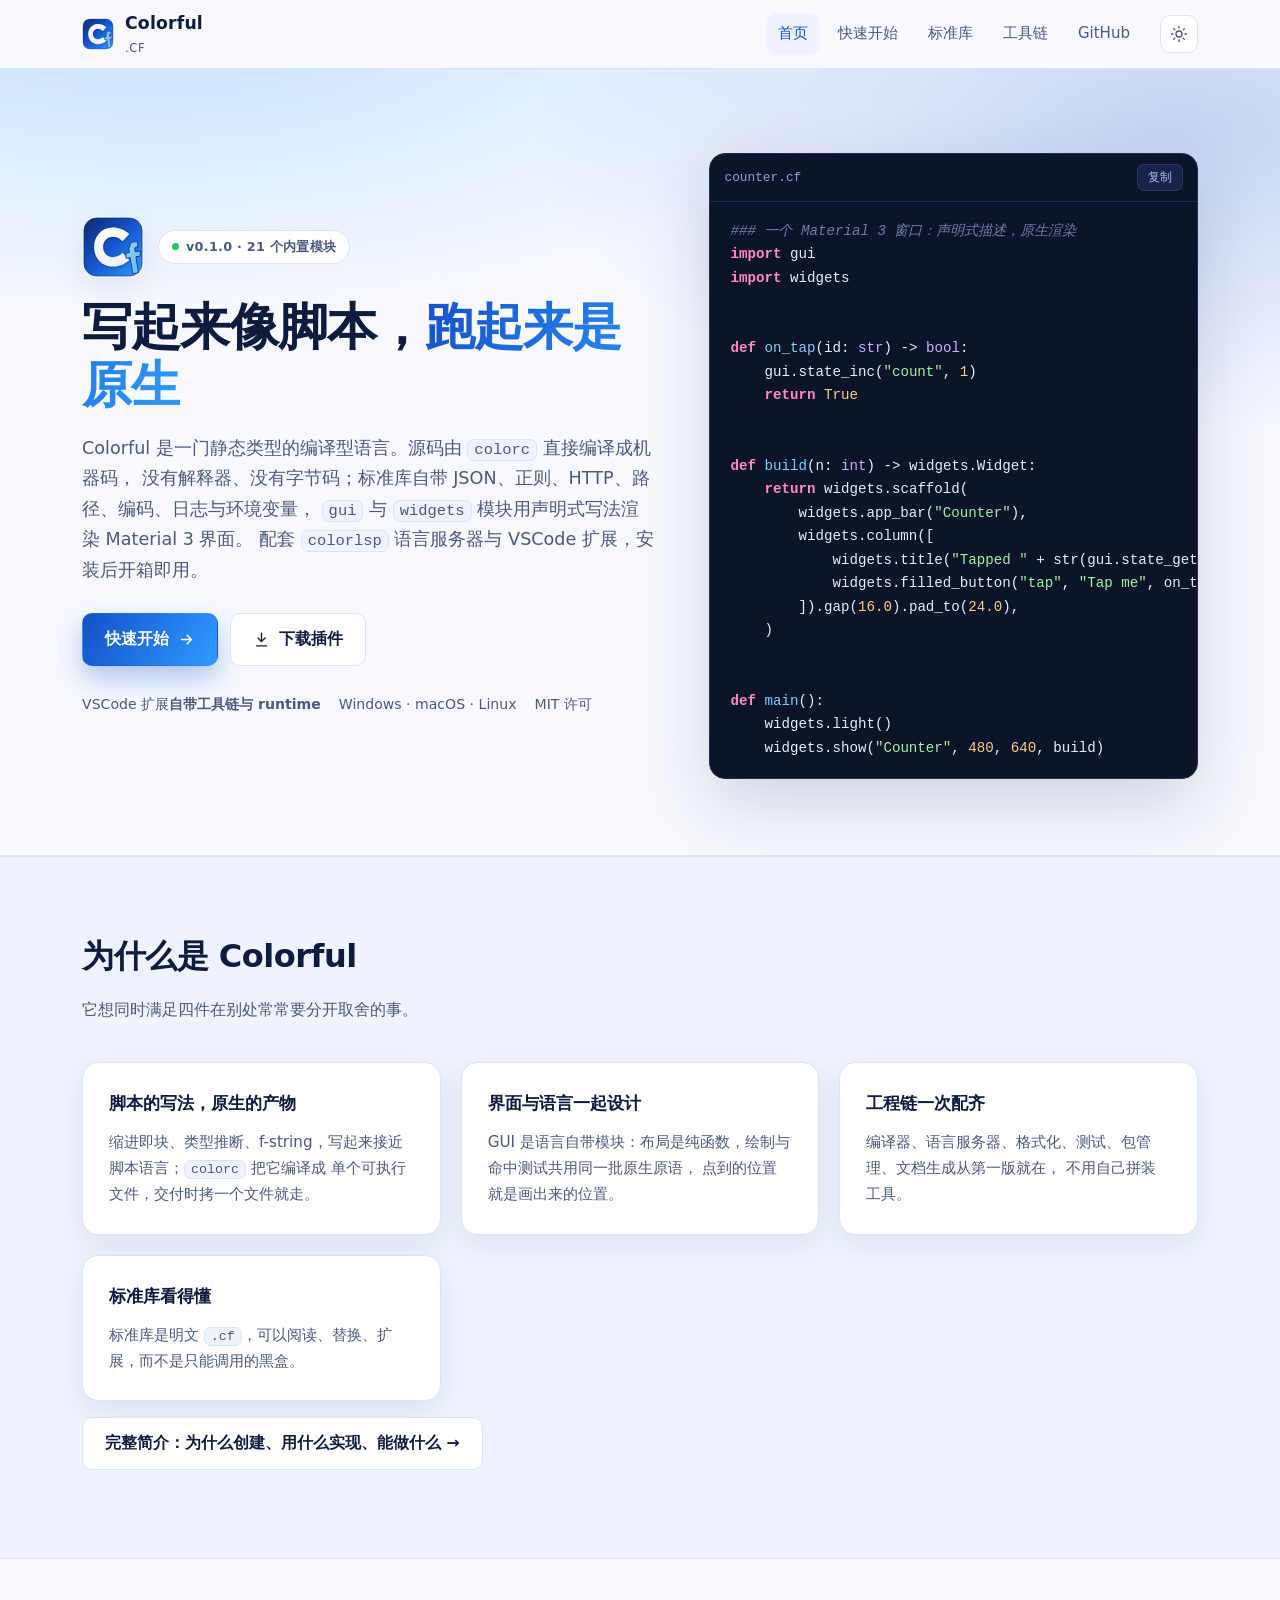
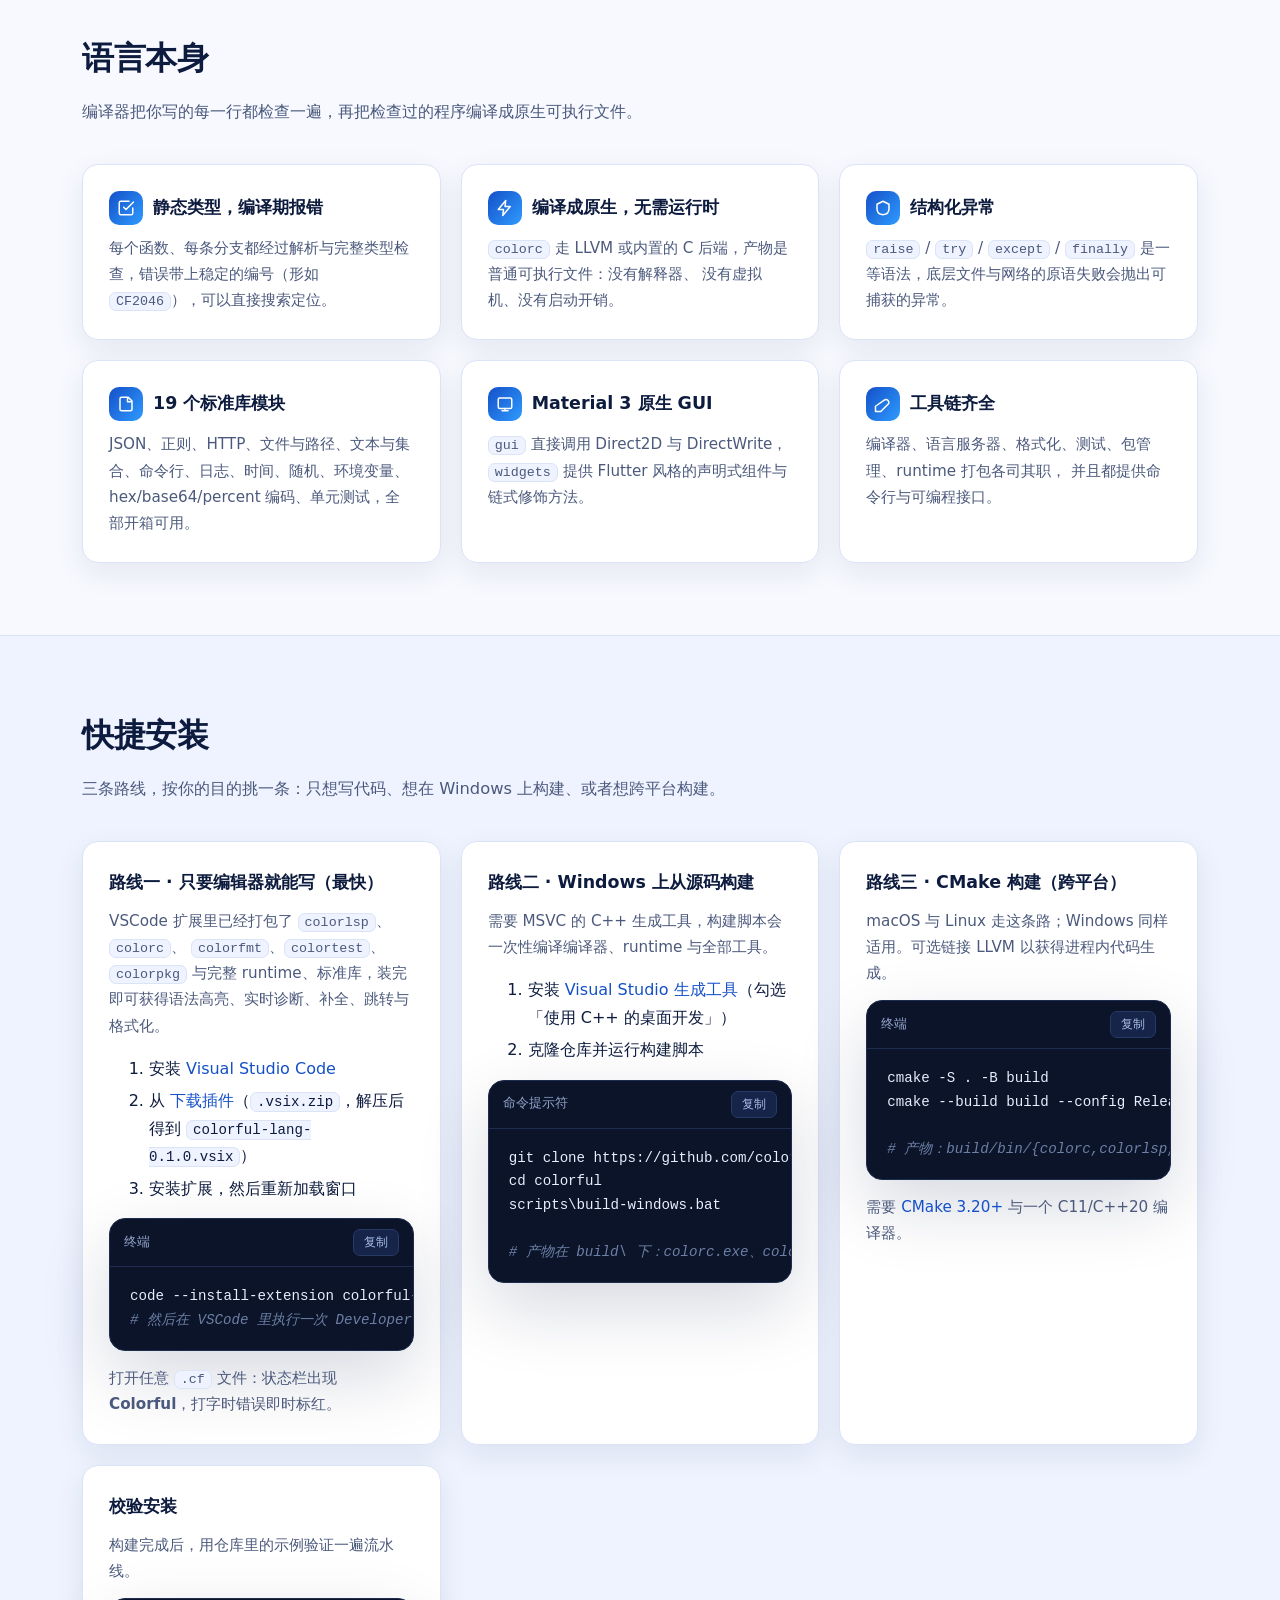
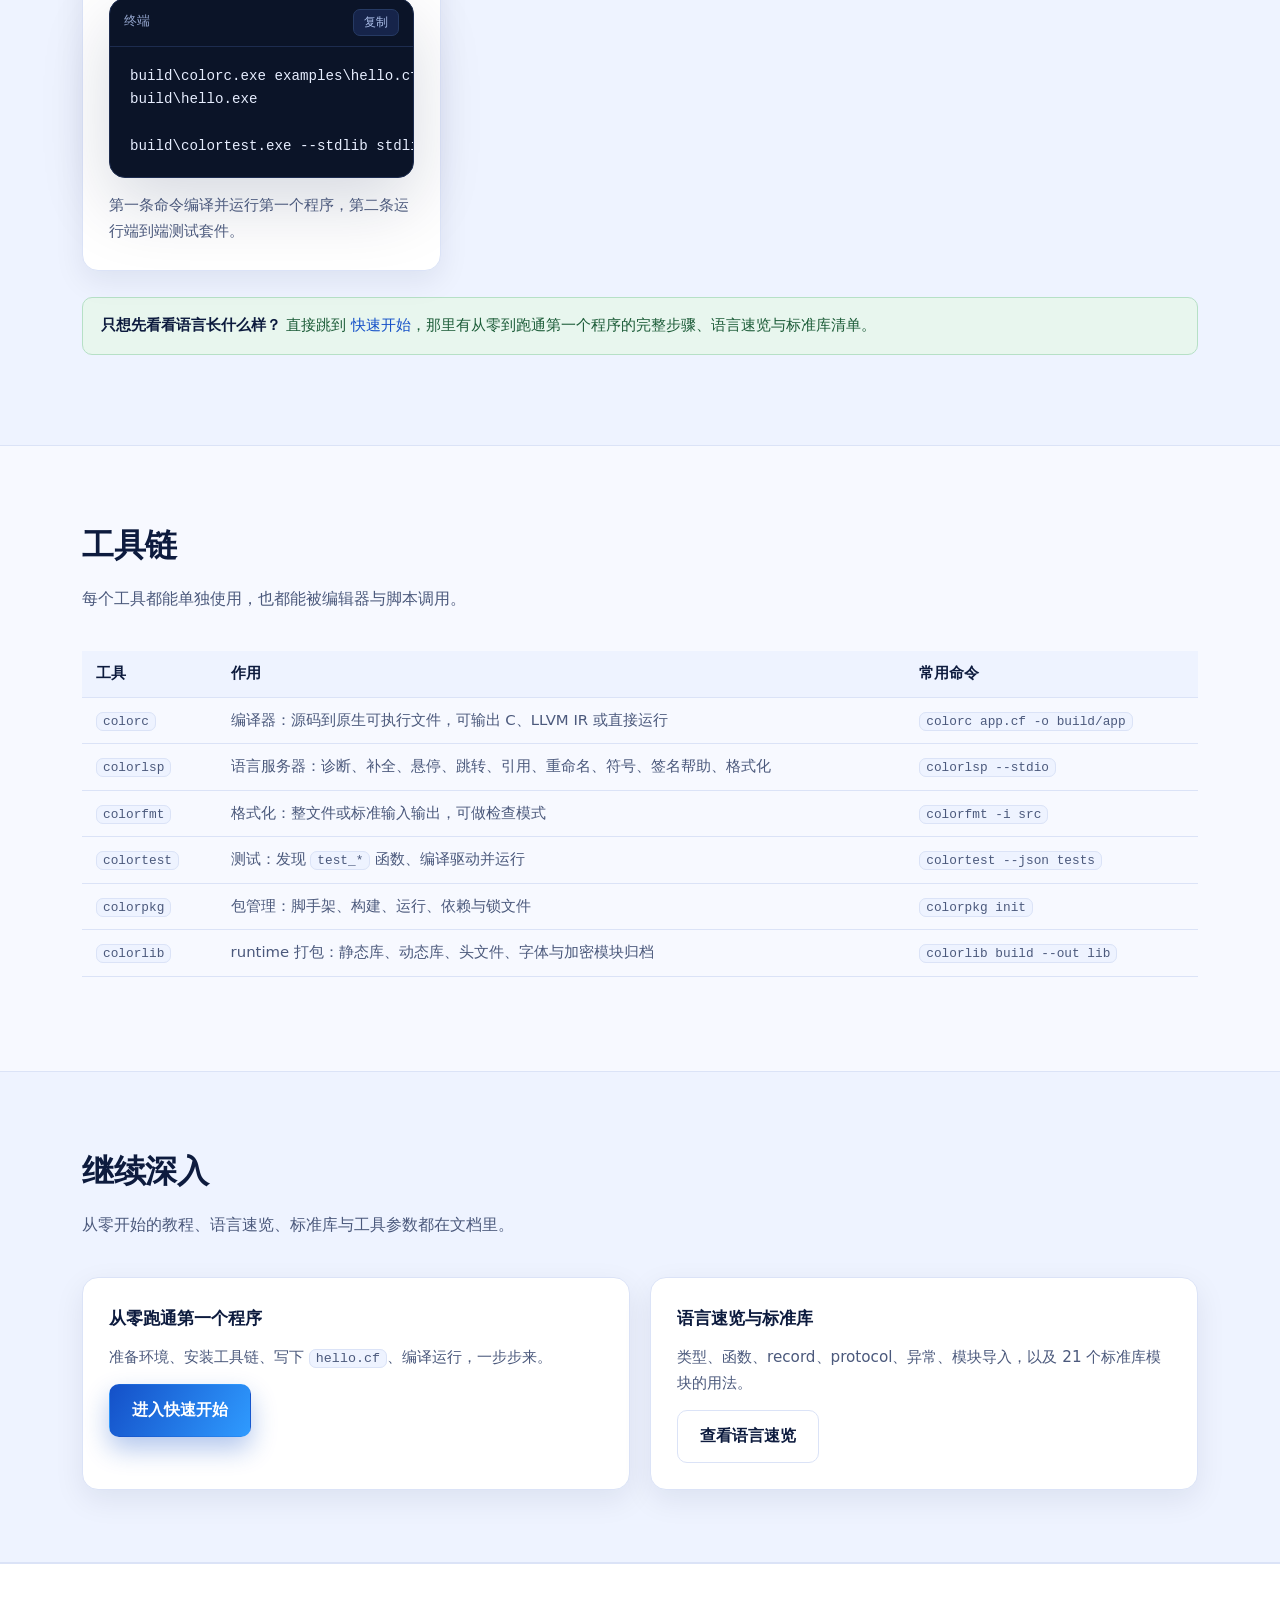
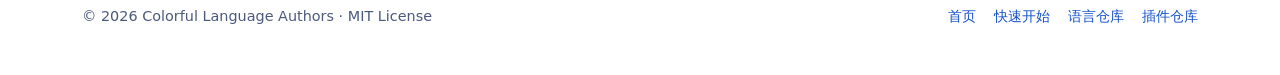
<file: index.html>
<!doctype html>
<html lang="zh-CN" data-theme="light">
  <head>
    <meta charset="utf-8" />
    <meta name="viewport" content="width=device-width, initial-scale=1" />
    <title>Colorful 语言 — 静态类型、AOT 编译到原生、自带 Material 3 GUI</title>
    <meta
      name="description"
      content="Colorful 是一门静态类型的编译型语言：源码编译为原生机器码，内置 21 个模块（19 个标准库模块 + gui/widgets），gui 与 widgets 用声明式写法直接渲染 Material 3 界面。附带 colorc、colorlsp、colorfmt、colortest、colorpkg 完整工具链与 VSCode 支持。"
    />
    <meta name="theme-color" content="#1450c8" />
    <link rel="icon" type="image/svg+xml" href="assets/img/colorful.svg" />
    <link rel="apple-touch-icon" href="assets/img/colorful.png" />
    <link rel="stylesheet" href="assets/css/style.css" />
    <script>
      // Set the theme before first paint so the page never flashes.
      try {
        var stored = localStorage.getItem('colorful-theme');
        var dark = window.matchMedia('(prefers-color-scheme: dark)').matches;
        document.documentElement.setAttribute('data-theme', stored || (dark ? 'dark' : 'light'));
      } catch (error) {
        /* keep the default */
      }
    </script>
  </head>
  <body>
    <header class="site-header">
      <div class="wrap">
        <a class="brand" href="index.html">
          <img src="assets/img/colorful.svg" alt="Colorful 标志" width="32" height="32" />
          <span>
            Colorful
            <small>.cf</small>
          </span>
        </a>
        <nav class="nav" data-nav>
          <a href="index.html" class="active">首页</a>
          <a href="docs.html">快速开始</a>
          <a href="docs.html#stdlib">标准库</a>
          <a href="docs.html#tools">工具链</a>
          <a href="https://github.com/colorful-lang/colorful" target="_blank" rel="noreferrer">GitHub</a>
        </nav>
        <button class="icon-btn" type="button" data-theme-toggle aria-label="切换主题">
          <svg viewBox="0 0 24 24" fill="none" stroke="currentColor" stroke-width="1.8" stroke-linecap="round" stroke-linejoin="round" aria-hidden="true">
            <circle cx="12" cy="12" r="4" />
            <path d="M12 2v2M12 20v2M2 12h2M20 12h2M5 5l1.5 1.5M17.5 17.5L19 19M19 5l-1.5 1.5M6.5 17.5L5 19" />
          </svg>
        </button>
        <button class="icon-btn menu-btn" type="button" data-menu-toggle aria-expanded="false" aria-label="打开菜单">
          <svg viewBox="0 0 24 24" fill="none" stroke="currentColor" stroke-width="1.9" stroke-linecap="round" aria-hidden="true">
            <path d="M4 7h16M4 12h16M4 17h16" />
          </svg>
        </button>
      </div>
    </header>

    <main>
      <section class="hero">
        <div class="wrap">
          <div>
            <div class="hero-logo">
              <img src="assets/img/colorful.svg" alt="Colorful 标志" width="62" height="62" />
              <span class="pill"><span class="dot"></span> v0.1.0 · 21 个内置模块</span>
            </div>
            <h1>写起来像脚本，<span class="grad">跑起来是原生</span></h1>
            <p class="lead">
              Colorful 是一门静态类型的编译型语言。源码由 <code>colorc</code> 直接编译成机器码，
              没有解释器、没有字节码；标准库自带 JSON、正则、HTTP、路径、编码、日志与环境变量，
              <code>gui</code> 与 <code>widgets</code> 模块用声明式写法渲染 Material 3 界面。
              配套 <code>colorlsp</code> 语言服务器与 VSCode 扩展，安装后开箱即用。
            </p>
            <div class="hero-actions">
              <a class="btn btn-primary" href="docs.html">
                快速开始
                <svg viewBox="0 0 24 24" fill="none" stroke="currentColor" stroke-width="2" stroke-linecap="round" stroke-linejoin="round" aria-hidden="true">
                  <path d="M5 12h14M13 6l6 6-6 6" />
                </svg>
              </a>
              <a class="btn btn-ghost" href="https://github.com/colorful-lang/colorful/releases/download/v0.0.1/colorful-lang-0.1.0.vsix.zip" target="_blank" rel="noreferrer">
                <svg viewBox="0 0 24 24" fill="none" stroke="currentColor" stroke-width="1.9" stroke-linecap="round" stroke-linejoin="round" aria-hidden="true">
                  <path d="M12 3v12M7 10l5 5 5-5M5 21h14" />
                </svg>
                下载插件
              </a>
            </div>
            <div class="hero-meta">
              <span>VSCode 扩展<strong>自带工具链与 runtime</strong></span>
              <span>Windows · macOS · Linux</span>
              <span>MIT 许可</span>
            </div>
          </div>

          <div class="code">
            <div class="code-head"><span class="name">counter.cf</span></div>
            <pre><code><span class="tok-c">### 一个 Material 3 窗口：声明式描述，原生渲染</span>
<span class="tok-k">import</span> gui
<span class="tok-k">import</span> widgets


<span class="tok-k">def</span> <span class="tok-f">on_tap</span>(id: <span class="tok-t">str</span>) -> <span class="tok-t">bool</span>:
    gui.state_inc(<span class="tok-s">"count"</span>, <span class="tok-n">1</span>)
    <span class="tok-k">return</span> <span class="tok-n">True</span>


<span class="tok-k">def</span> <span class="tok-f">build</span>(n: <span class="tok-t">int</span>) -> widgets.Widget:
    <span class="tok-k">return</span> widgets.scaffold(
        widgets.app_bar(<span class="tok-s">"Counter"</span>),
        widgets.column([
            widgets.title(<span class="tok-s">"Tapped "</span> + str(gui.state_get(<span class="tok-s">"count"</span>)) + <span class="tok-s">" times"</span>),
            widgets.filled_button(<span class="tok-s">"tap"</span>, <span class="tok-s">"Tap me"</span>, on_tap),
        ]).gap(<span class="tok-n">16.0</span>).pad_to(<span class="tok-n">24.0</span>),
    )


<span class="tok-k">def</span> <span class="tok-f">main</span>():
    widgets.light()
    widgets.show(<span class="tok-s">"Counter"</span>, <span class="tok-n">480</span>, <span class="tok-n">640</span>, build)
</code></pre>
          </div>
        </div>
      </section>

      <section class="section soft" id="about">
        <div class="wrap">
          <div class="section-head">
            <h2>为什么是 Colorful</h2>
            <p>它想同时满足四件在别处常常要分开取舍的事。</p>
          </div>
          <div class="grid cols-2">
            <article class="card">
              <h3>脚本的写法，原生的产物</h3>
              <p>
                缩进即块、类型推断、f-string，写起来接近脚本语言；<code>colorc</code> 把它编译成
                单个可执行文件，交付时拷一个文件就走。
              </p>
            </article>

            <article class="card">
              <h3>界面与语言一起设计</h3>
              <p>
                GUI 是语言自带模块：布局是纯函数，绘制与命中测试共用同一批原生原语，
                点到的位置就是画出来的位置。
              </p>
            </article>

            <article class="card">
              <h3>工程链一次配齐</h3>
              <p>
                编译器、语言服务器、格式化、测试、包管理、文档生成从第一版就在，
                不用自己拼装工具。
              </p>
            </article>

            <article class="card">
              <h3>标准库看得懂</h3>
              <p>
                标准库是明文 <code>.cf</code>，可以阅读、替换、扩展，而不是只能调用的黑盒。
              </p>
            </article>
          </div>
          <p>
            <a class="btn btn-ghost" href="docs.html#about">完整简介：为什么创建、用什么实现、能做什么 →</a>
          </p>
        </div>
      </section>

      <section class="section" id="features">
        <div class="wrap">
          <div class="section-head">
            <h2>语言本身</h2>
            <p>编译器把你写的每一行都检查一遍，再把检查过的程序编译成原生可执行文件。</p>
          </div>
          <div class="grid cols-3">
            <article class="card">
              <h3>
                <span class="card-icon" aria-hidden="true">
                  <svg viewBox="0 0 24 24" fill="none" stroke="currentColor" stroke-width="2" stroke-linecap="round" stroke-linejoin="round">
                    <path d="M9 11l3 3L22 4M21 12v7a2 2 0 0 1-2 2H5a2 2 0 0 1-2-2V5a2 2 0 0 1 2-2h11" />
                  </svg>
                </span>
                静态类型，编译期报错
              </h3>
              <p>
                每个函数、每条分支都经过解析与完整类型检查，错误带上稳定的编号（形如
                <code>CF2046</code>），可以直接搜索定位。
              </p>
            </article>

            <article class="card">
              <h3>
                <span class="card-icon" aria-hidden="true">
                  <svg viewBox="0 0 24 24" fill="none" stroke="currentColor" stroke-width="2" stroke-linecap="round" stroke-linejoin="round">
                    <path d="M13 2L3 14h7l-1 8 10-12h-7l1-8z" />
                  </svg>
                </span>
                编译成原生，无需运行时
              </h3>
              <p>
                <code>colorc</code> 走 LLVM 或内置的 C 后端，产物是普通可执行文件：没有解释器、
                没有虚拟机、没有启动开销。
              </p>
            </article>

            <article class="card">
              <h3>
                <span class="card-icon" aria-hidden="true">
                  <svg viewBox="0 0 24 24" fill="none" stroke="currentColor" stroke-width="2" stroke-linecap="round" stroke-linejoin="round">
                    <path d="M12 3l8 4v6c0 5-3.4 7.6-8 8-4.6-.4-8-3-8-8V7l8-4z" />
                  </svg>
                </span>
                结构化异常
              </h3>
              <p>
                <code>raise</code> / <code>try</code> / <code>except</code> /
                <code>finally</code> 是一等语法，底层文件与网络的原语失败会抛出可捕获的异常。
              </p>
            </article>

            <article class="card">
              <h3>
                <span class="card-icon" aria-hidden="true">
                  <svg viewBox="0 0 24 24" fill="none" stroke="currentColor" stroke-width="2" stroke-linecap="round" stroke-linejoin="round">
                    <path d="M4 19V5a2 2 0 0 1 2-2h9l5 5v11a2 2 0 0 1-2 2H6a2 2 0 0 1-2-2zM14 3v6h6" />
                  </svg>
                </span>
                19 个标准库模块
              </h3>
              <p>
                JSON、正则、HTTP、文件与路径、文本与集合、命令行、日志、时间、随机、环境变量、
                hex/base64/percent 编码、单元测试，全部开箱可用。
              </p>
            </article>

            <article class="card">
              <h3>
                <span class="card-icon" aria-hidden="true">
                  <svg viewBox="0 0 24 24" fill="none" stroke="currentColor" stroke-width="2" stroke-linecap="round" stroke-linejoin="round">
                    <rect x="3" y="4" width="18" height="14" rx="2" />
                    <path d="M8 21h8M12 18v3" />
                  </svg>
                </span>
                Material 3 原生 GUI
              </h3>
              <p>
                <code>gui</code> 直接调用 Direct2D 与 DirectWrite，
                <code>widgets</code> 提供 Flutter 风格的声明式组件与链式修饰方法。
              </p>
            </article>

            <article class="card">
              <h3>
                <span class="card-icon" aria-hidden="true">
                  <svg viewBox="0 0 24 24" fill="none" stroke="currentColor" stroke-width="2" stroke-linecap="round" stroke-linejoin="round">
                    <path d="M14.7 6.3a4 4 0 0 1 5 5L9 22H2v-7L14.7 6.3z" />
                  </svg>
                </span>
                工具链齐全
              </h3>
              <p>
                编译器、语言服务器、格式化、测试、包管理、runtime 打包各司其职，
                并且都提供命令行与可编程接口。
              </p>
            </article>
          </div>
        </div>
      </section>

      <section class="section soft" id="install">
        <div class="wrap">
          <div class="section-head">
            <h2>快捷安装</h2>
            <p>三条路线，按你的目的挑一条：只想写代码、想在 Windows 上构建、或者想跨平台构建。</p>
          </div>

          <div class="grid cols-2">
            <article class="card">
              <h3>路线一 · 只要编辑器就能写（最快）</h3>
              <p>
                VSCode 扩展里已经打包了 <code>colorlsp</code>、<code>colorc</code>、
                <code>colorfmt</code>、<code>colortest</code>、<code>colorpkg</code>
                与完整 runtime、标准库，装完即可获得语法高亮、实时诊断、补全、跳转与格式化。
              </p>
              <ol>
                <li>安装 <a href="https://code.visualstudio.com/" target="_blank" rel="noreferrer">Visual Studio Code</a></li>
                <li>从 <a href="https://github.com/colorful-lang/colorful/releases/download/v0.0.1/colorful-lang-0.1.0.vsix.zip" target="_blank" rel="noreferrer">下载插件</a>（<code>.vsix.zip</code>，解压后得到 <code>colorful-lang-0.1.0.vsix</code>）</li>
                <li>安装扩展，然后重新加载窗口</li>
              </ol>
              <div class="code" style="margin-top: 16px">
                <div class="code-head"><span class="name">终端</span></div>
                <pre><code>code --install-extension colorful-lang-0.1.0.vsix --force
<span class="tok-c"># 然后在 VSCode 里执行一次 Developer: Reload Window</span>
</code></pre>
              </div>
              <p style="margin-top: 14px">
                打开任意 <code>.cf</code> 文件：状态栏出现 <strong>Colorful</strong>，打字时错误即时标红。
              </p>
            </article>

            <article class="card">
              <h3>路线二 · Windows 上从源码构建</h3>
              <p>需要 MSVC 的 C++ 生成工具，构建脚本会一次性编译编译器、runtime 与全部工具。</p>
              <ol>
                <li>安装 <a href="https://visualstudio.microsoft.com/visual-cpp-build-tools/" target="_blank" rel="noreferrer">Visual Studio 生成工具</a>（勾选「使用 C++ 的桌面开发」）</li>
                <li>克隆仓库并运行构建脚本</li>
              </ol>
              <div class="code" style="margin-top: 16px">
                <div class="code-head"><span class="name">命令提示符</span></div>
                <pre><code>git clone https://github.com/colorful-lang/colorful.git
cd colorful
scripts\build-windows.bat

<span class="tok-c"># 产物在 build\ 下：colorc.exe、colorlsp.exe、colorfmt.exe ...</span>
</code></pre>
              </div>
            </article>

            <article class="card">
              <h3>路线三 · CMake 构建（跨平台）</h3>
              <p>macOS 与 Linux 走这条路；Windows 同样适用。可选链接 LLVM 以获得进程内代码生成。</p>
              <div class="code" style="margin-top: 14px">
                <div class="code-head"><span class="name">终端</span></div>
                <pre><code>cmake -S . -B build
cmake --build build --config Release

<span class="tok-c"># 产物：build/bin/{colorc,colorlsp,colorfmt,colortest,colorpkg}</span>
</code></pre>
              </div>
              <p style="margin-top: 14px">
                需要 <a href="https://cmake.org/download/" target="_blank" rel="noreferrer">CMake 3.20+</a>
                与一个 C11/C++20 编译器。
              </p>
            </article>

            <article class="card">
              <h3>校验安装</h3>
              <p>构建完成后，用仓库里的示例验证一遍流水线。</p>
              <div class="code" style="margin-top: 14px">
                <div class="code-head"><span class="name">终端</span></div>
                <pre><code>build\colorc.exe examples\hello.cf -o build\hello.exe
build\hello.exe

build\colortest.exe --stdlib stdlib tests\e2e\test_core.cf
</code></pre>
              </div>
              <p style="margin-top: 14px">
                第一条命令编译并运行第一个程序，第二条运行端到端测试套件。
              </p>
            </article>
          </div>

          <div class="callout ok" style="margin-top: 26px">
            <strong>只想先看看语言长什么样？</strong>
            直接跳到 <a href="docs.html">快速开始</a>，那里有从零到跑通第一个程序的完整步骤、语言速览与标准库清单。
          </div>
        </div>
      </section>

      <section class="section" id="tools">
        <div class="wrap">
          <div class="section-head">
            <h2>工具链</h2>
            <p>每个工具都能单独使用，也都能被编辑器与脚本调用。</p>
          </div>
          <div class="table-scroll">
            <table>
              <thead>
                <tr>
                  <th>工具</th>
                  <th>作用</th>
                  <th>常用命令</th>
                </tr>
              </thead>
              <tbody>
                <tr>
                  <td><code>colorc</code></td>
                  <td>编译器：源码到原生可执行文件，可输出 C、LLVM IR 或直接运行</td>
                  <td><code>colorc app.cf -o build/app</code></td>
                </tr>
                <tr>
                  <td><code>colorlsp</code></td>
                  <td>语言服务器：诊断、补全、悬停、跳转、引用、重命名、符号、签名帮助、格式化</td>
                  <td><code>colorlsp --stdio</code></td>
                </tr>
                <tr>
                  <td><code>colorfmt</code></td>
                  <td>格式化：整文件或标准输入输出，可做检查模式</td>
                  <td><code>colorfmt -i src</code></td>
                </tr>
                <tr>
                  <td><code>colortest</code></td>
                  <td>测试：发现 <code>test_*</code> 函数、编译驱动并运行</td>
                  <td><code>colortest --json tests</code></td>
                </tr>
                <tr>
                  <td><code>colorpkg</code></td>
                  <td>包管理：脚手架、构建、运行、依赖与锁文件</td>
                  <td><code>colorpkg init</code></td>
                </tr>
                <tr>
                  <td><code>colorlib</code></td>
                  <td>runtime 打包：静态库、动态库、头文件、字体与加密模块归档</td>
                  <td><code>colorlib build --out lib</code></td>
                </tr>
              </tbody>
            </table>
          </div>
        </div>
      </section>

      <section class="section soft" id="next">
        <div class="wrap">
          <div class="section-head">
            <h2>继续深入</h2>
            <p>从零开始的教程、语言速览、标准库与工具参数都在文档里。</p>
          </div>
          <div class="grid cols-2">
            <article class="card">
              <h3>从零跑通第一个程序</h3>
              <p>准备环境、安装工具链、写下 <code>hello.cf</code>、编译运行，一步步来。</p>
              <p style="margin-top: 14px"><a class="btn btn-primary" href="docs.html#start">进入快速开始</a></p>
            </article>
            <article class="card">
              <h3>语言速览与标准库</h3>
              <p>类型、函数、record、protocol、异常、模块导入，以及 21 个标准库模块的用法。</p>
              <p style="margin-top: 14px"><a class="btn btn-ghost" href="docs.html#language">查看语言速览</a></p>
            </article>
          </div>
        </div>
      </section>
    </main>

    <footer class="site-footer">
      <div class="wrap">
        <span>© <span data-year>2026</span> Colorful Language Authors · MIT License</span>
        <nav>
          <a href="index.html">首页</a>
          <a href="docs.html">快速开始</a>
          <a href="https://github.com/colorful-lang/colorful" target="_blank" rel="noreferrer">语言仓库</a>
          <a href="https://github.com/colorful-lang/colorful-vscode" target="_blank" rel="noreferrer">插件仓库</a>
        </nav>
      </div>
    </footer>

    <script src="assets/js/app.js" defer></script>
  </body>
</html>
</file>
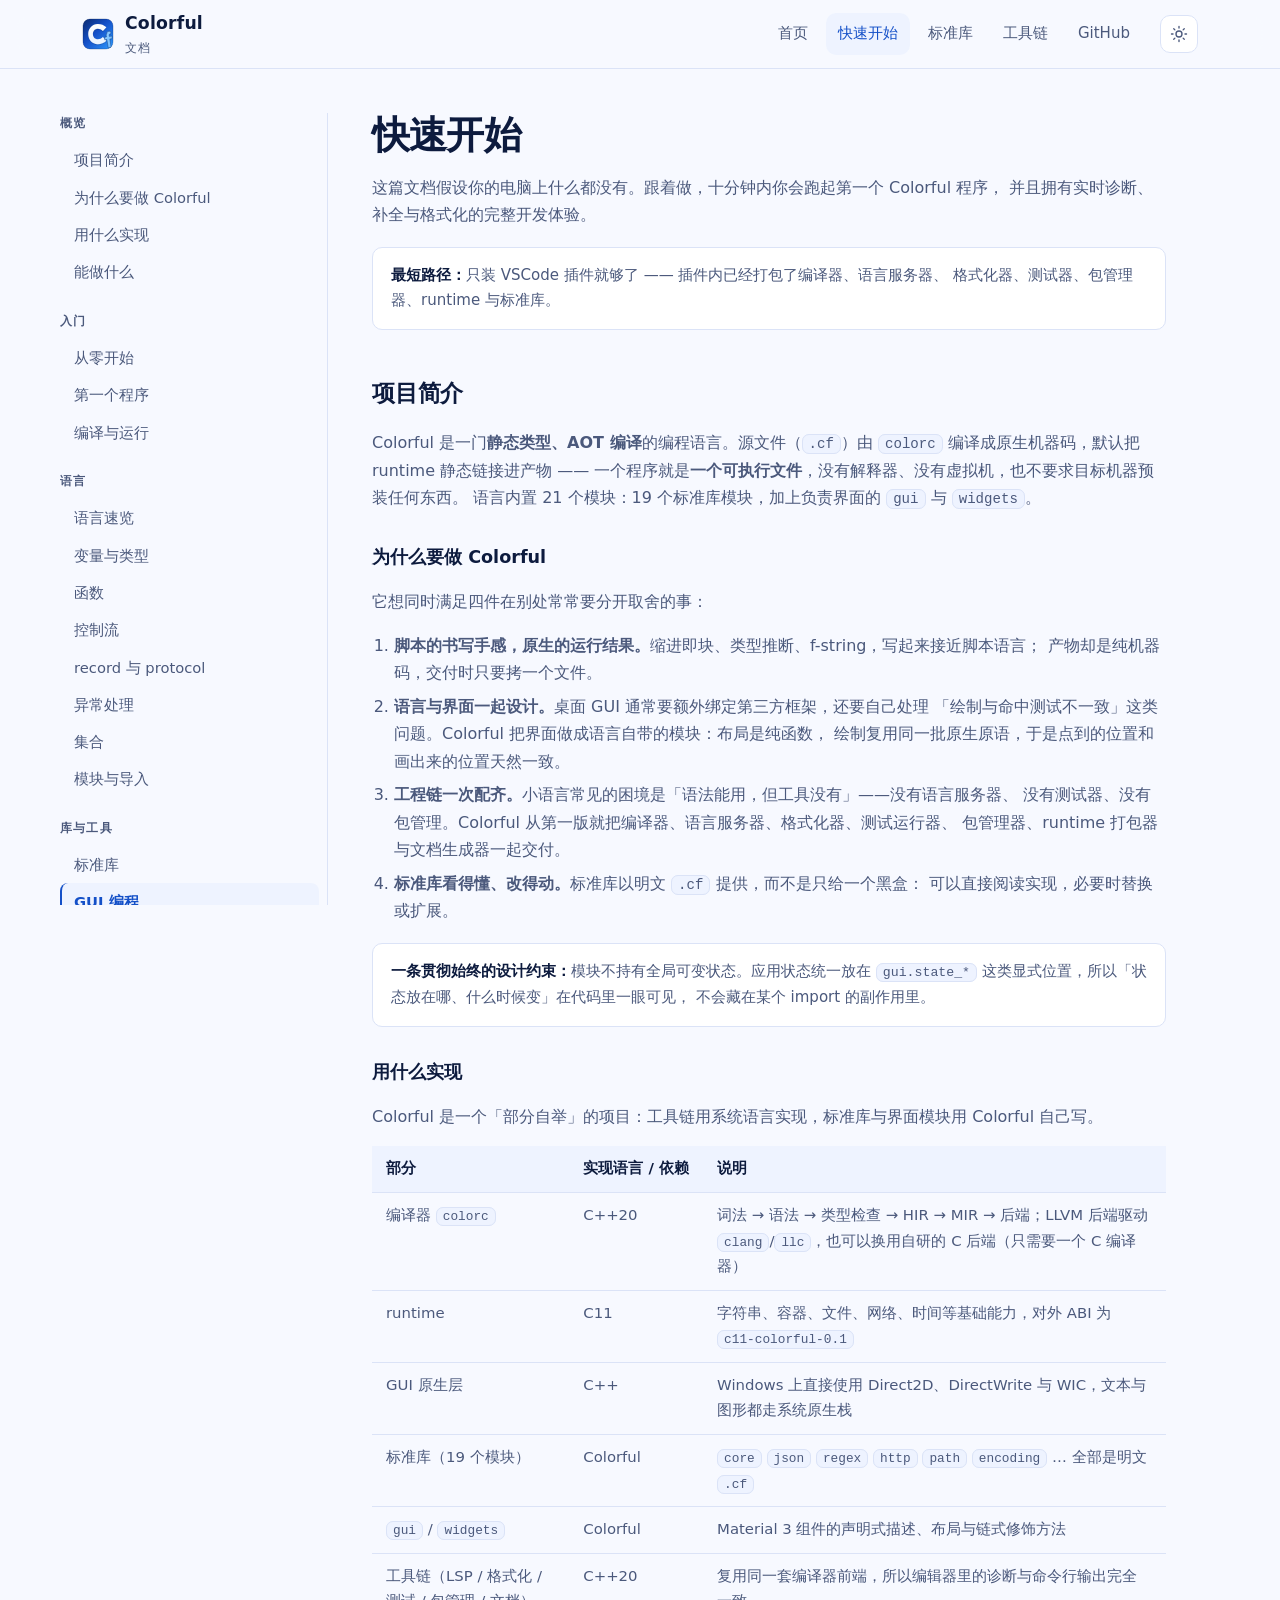
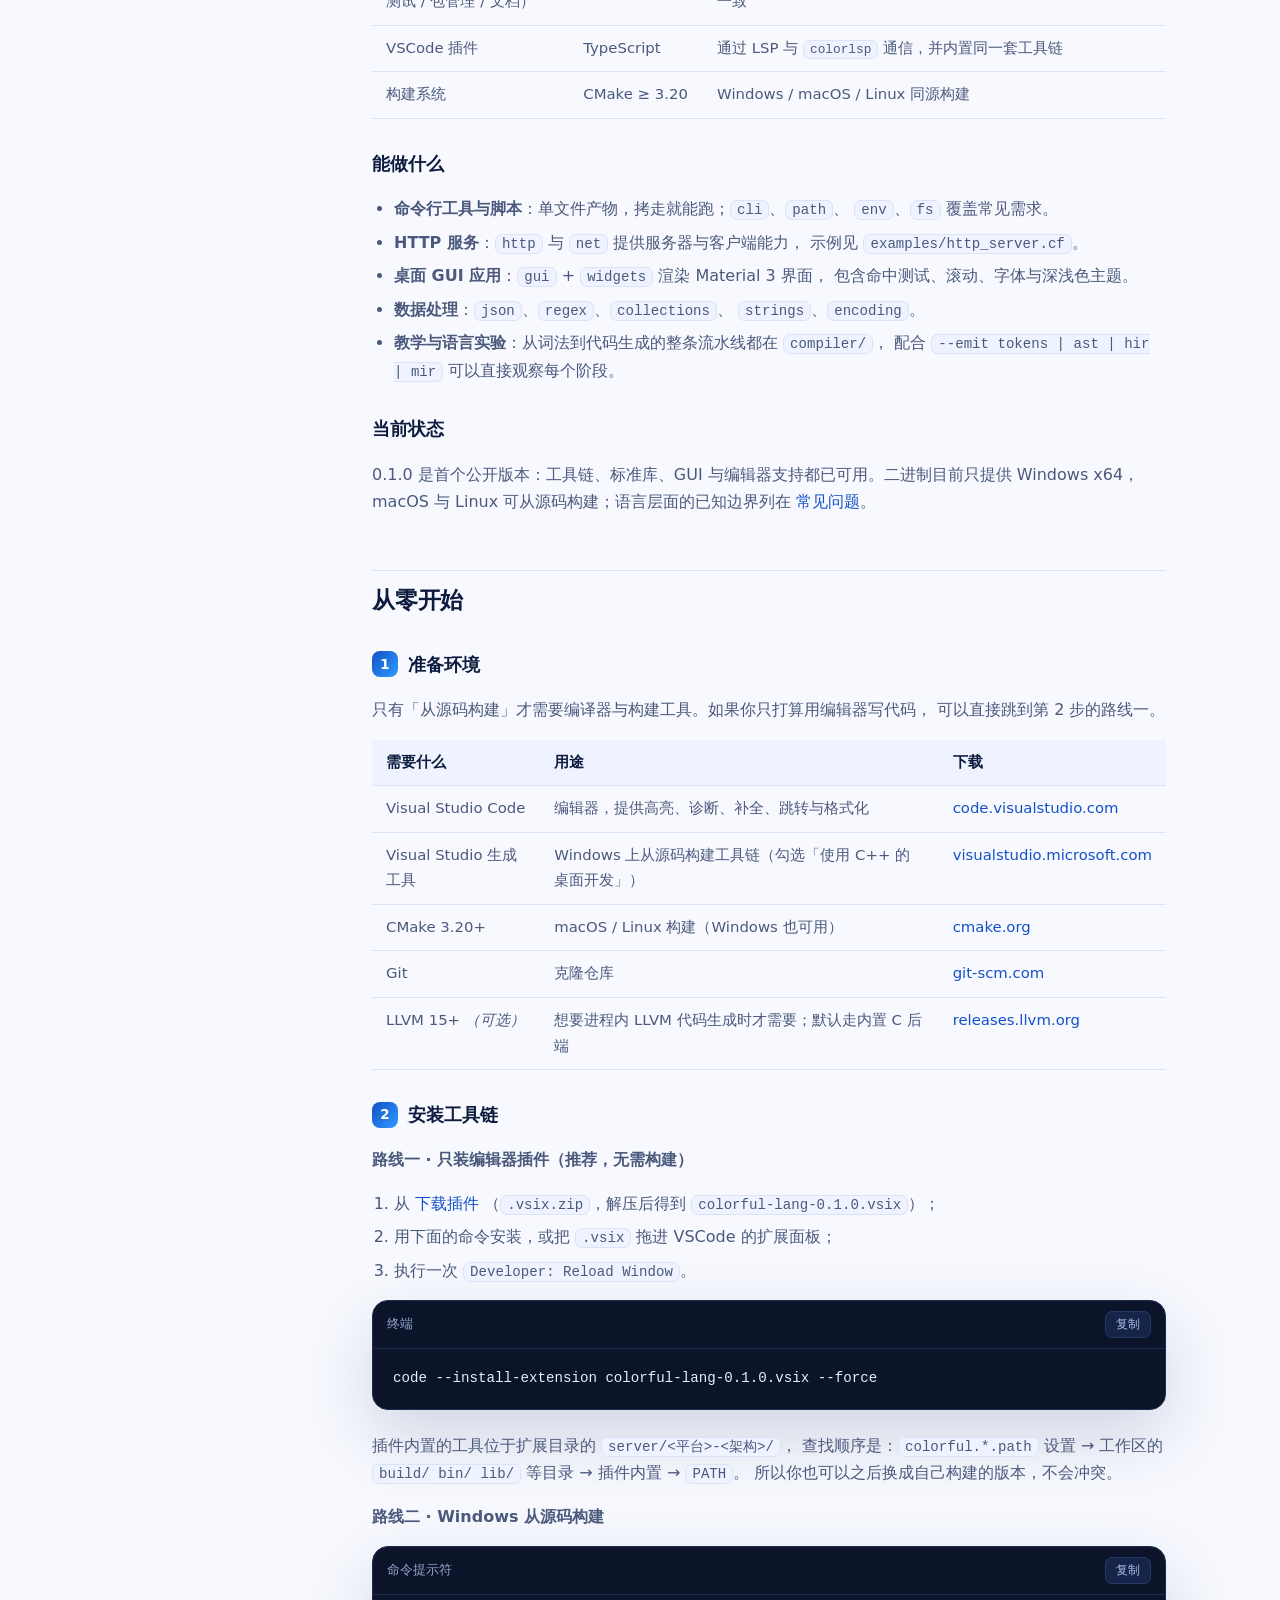
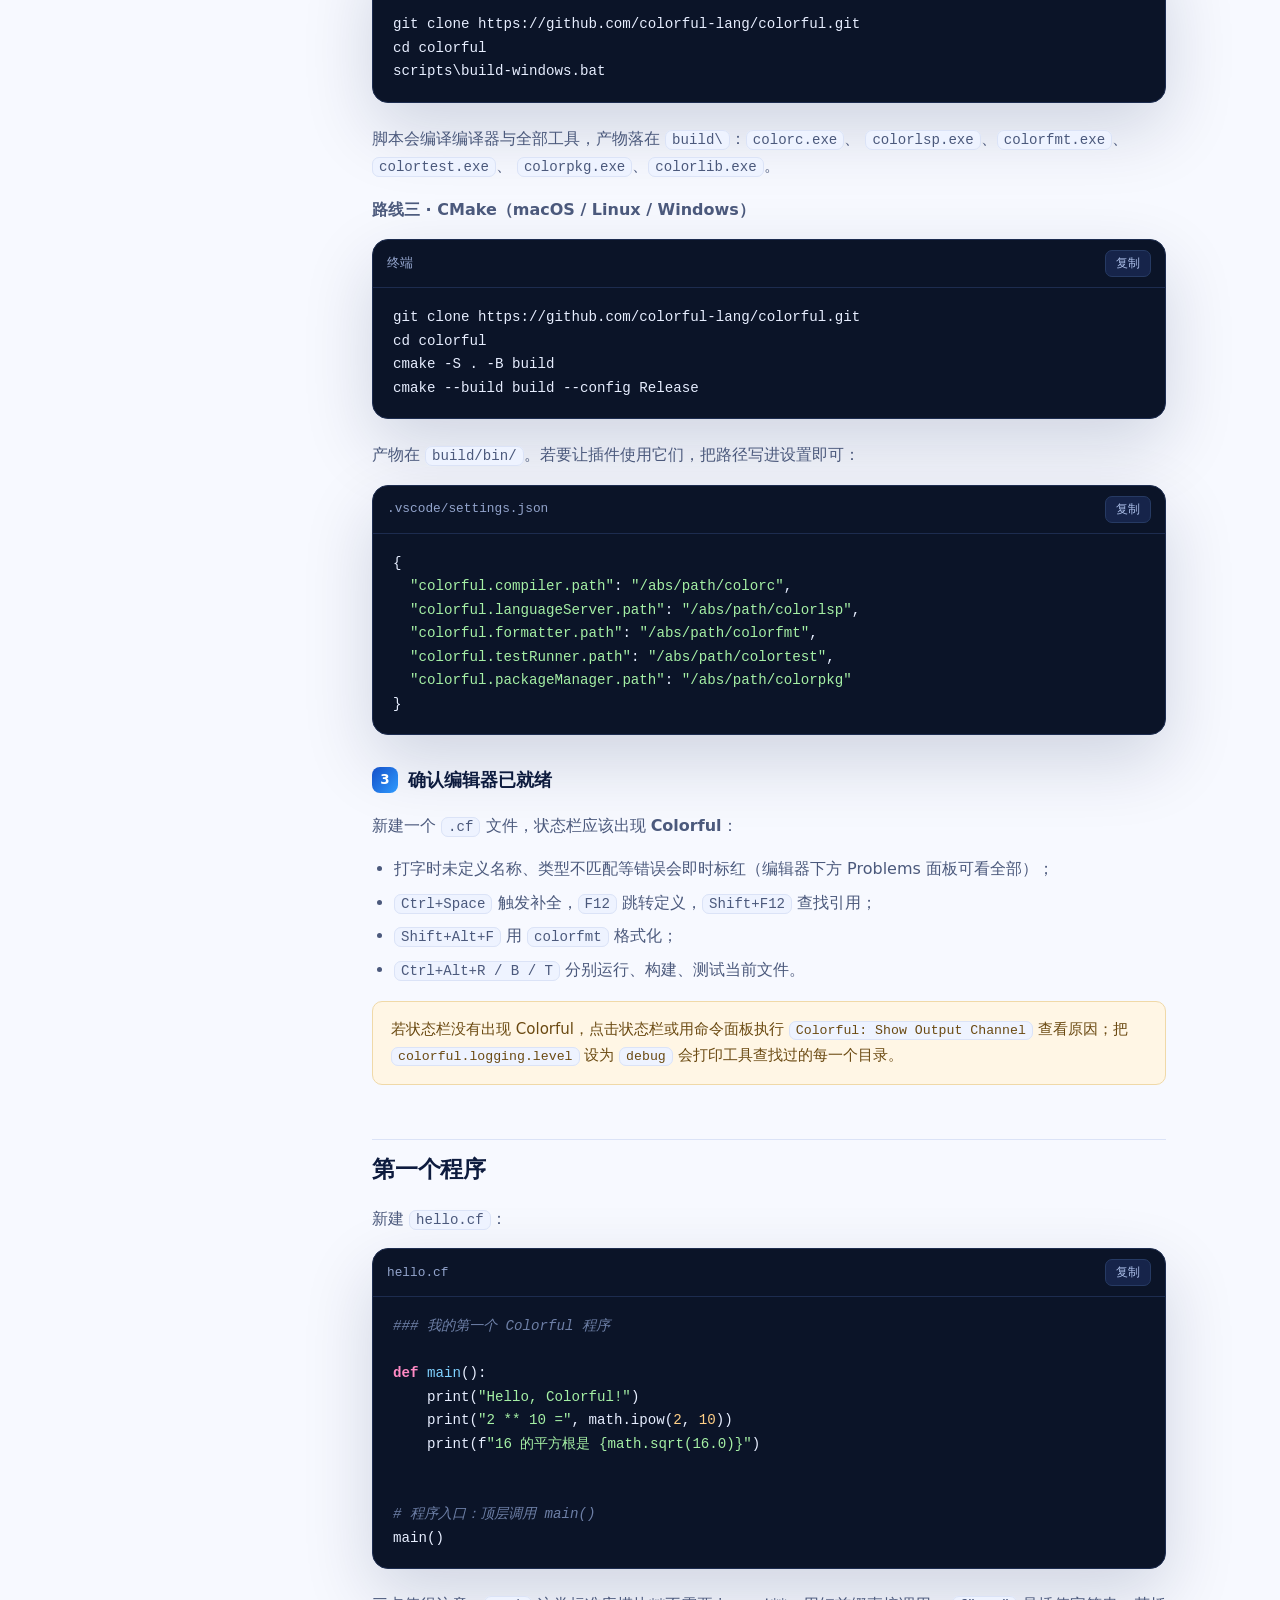
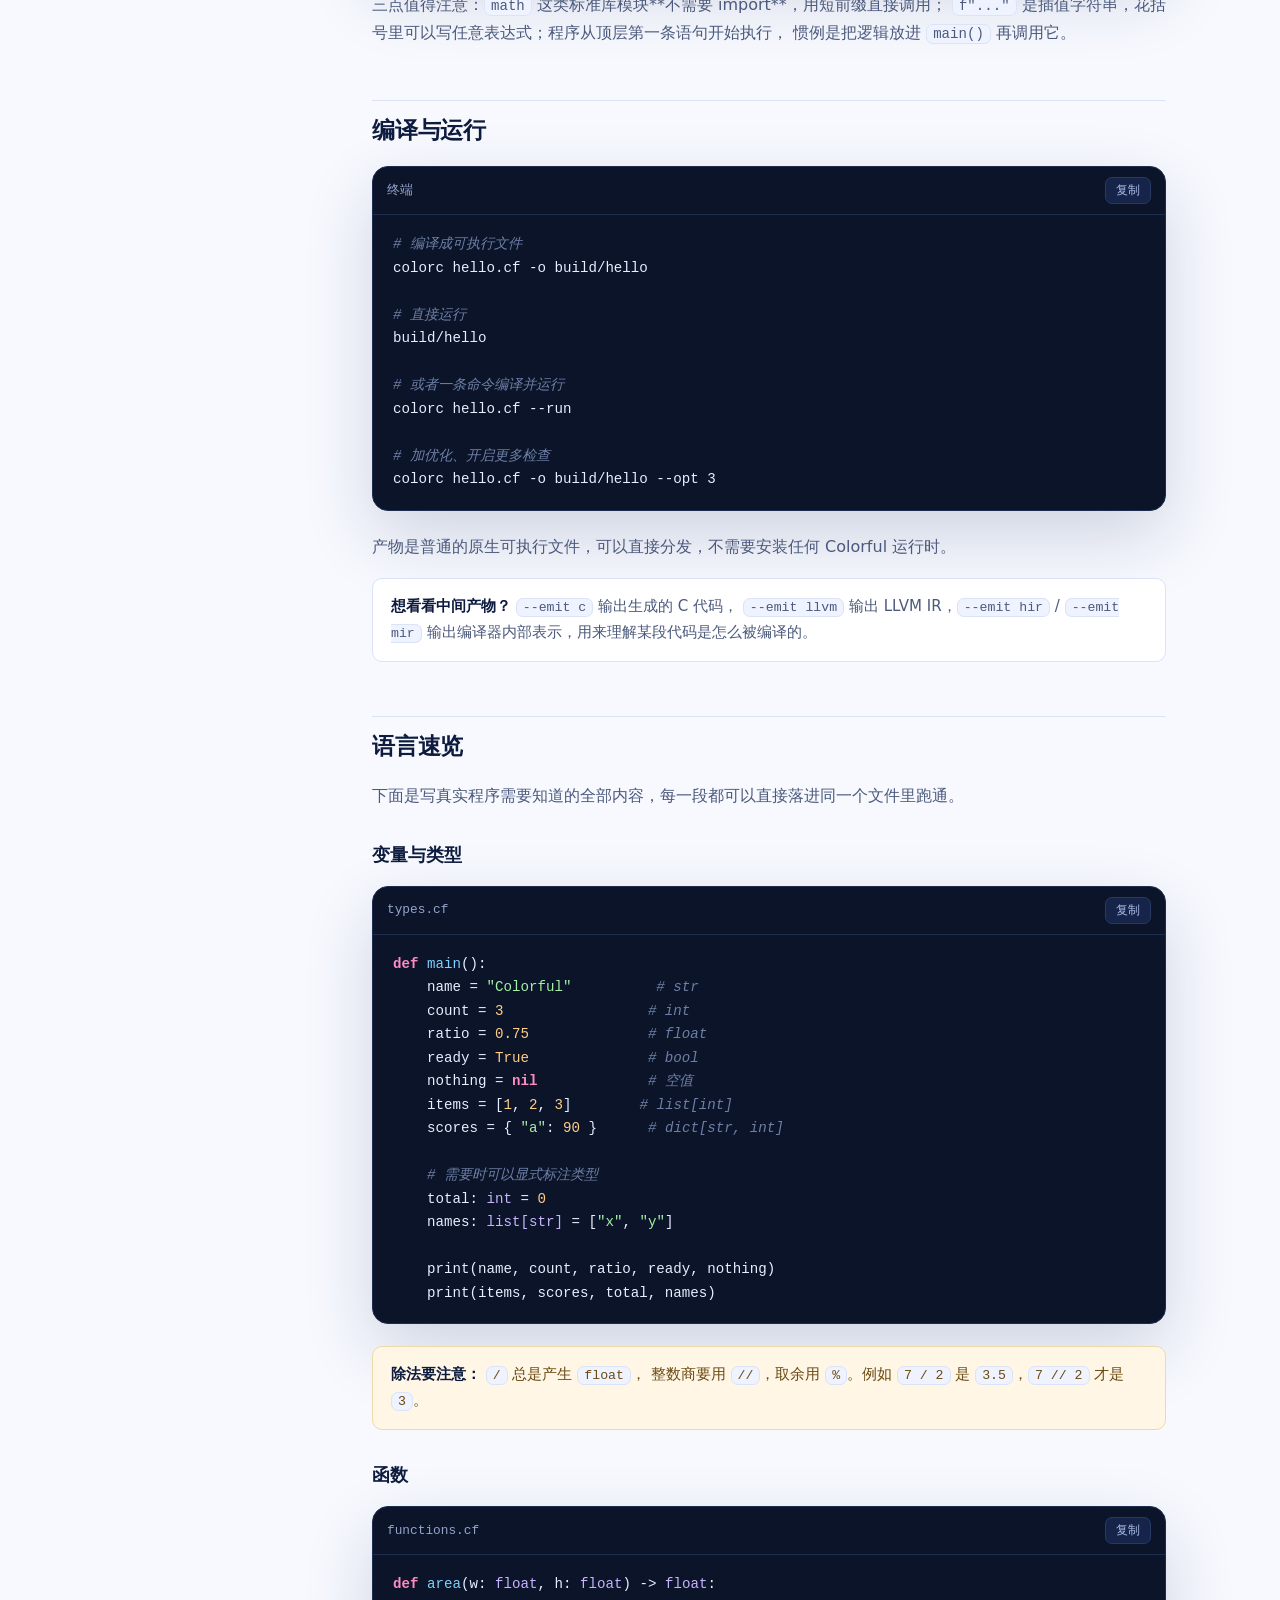
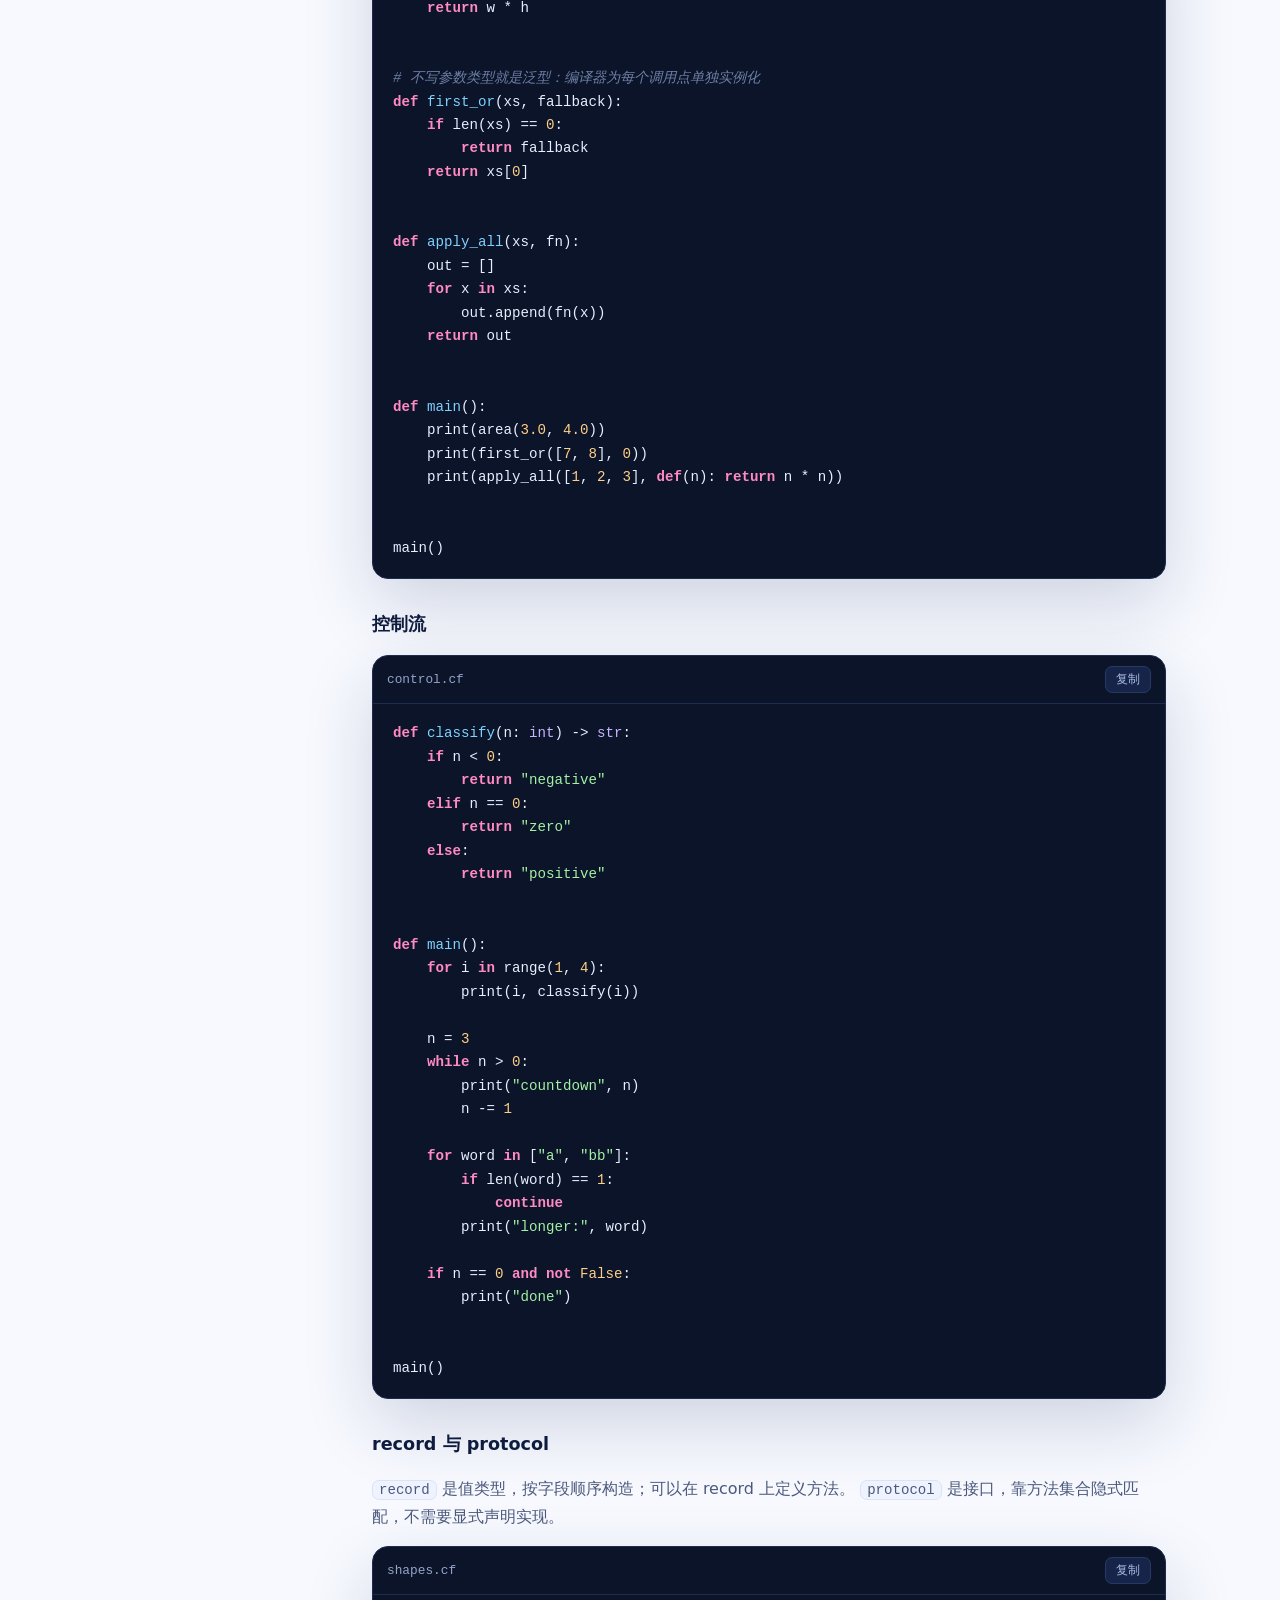
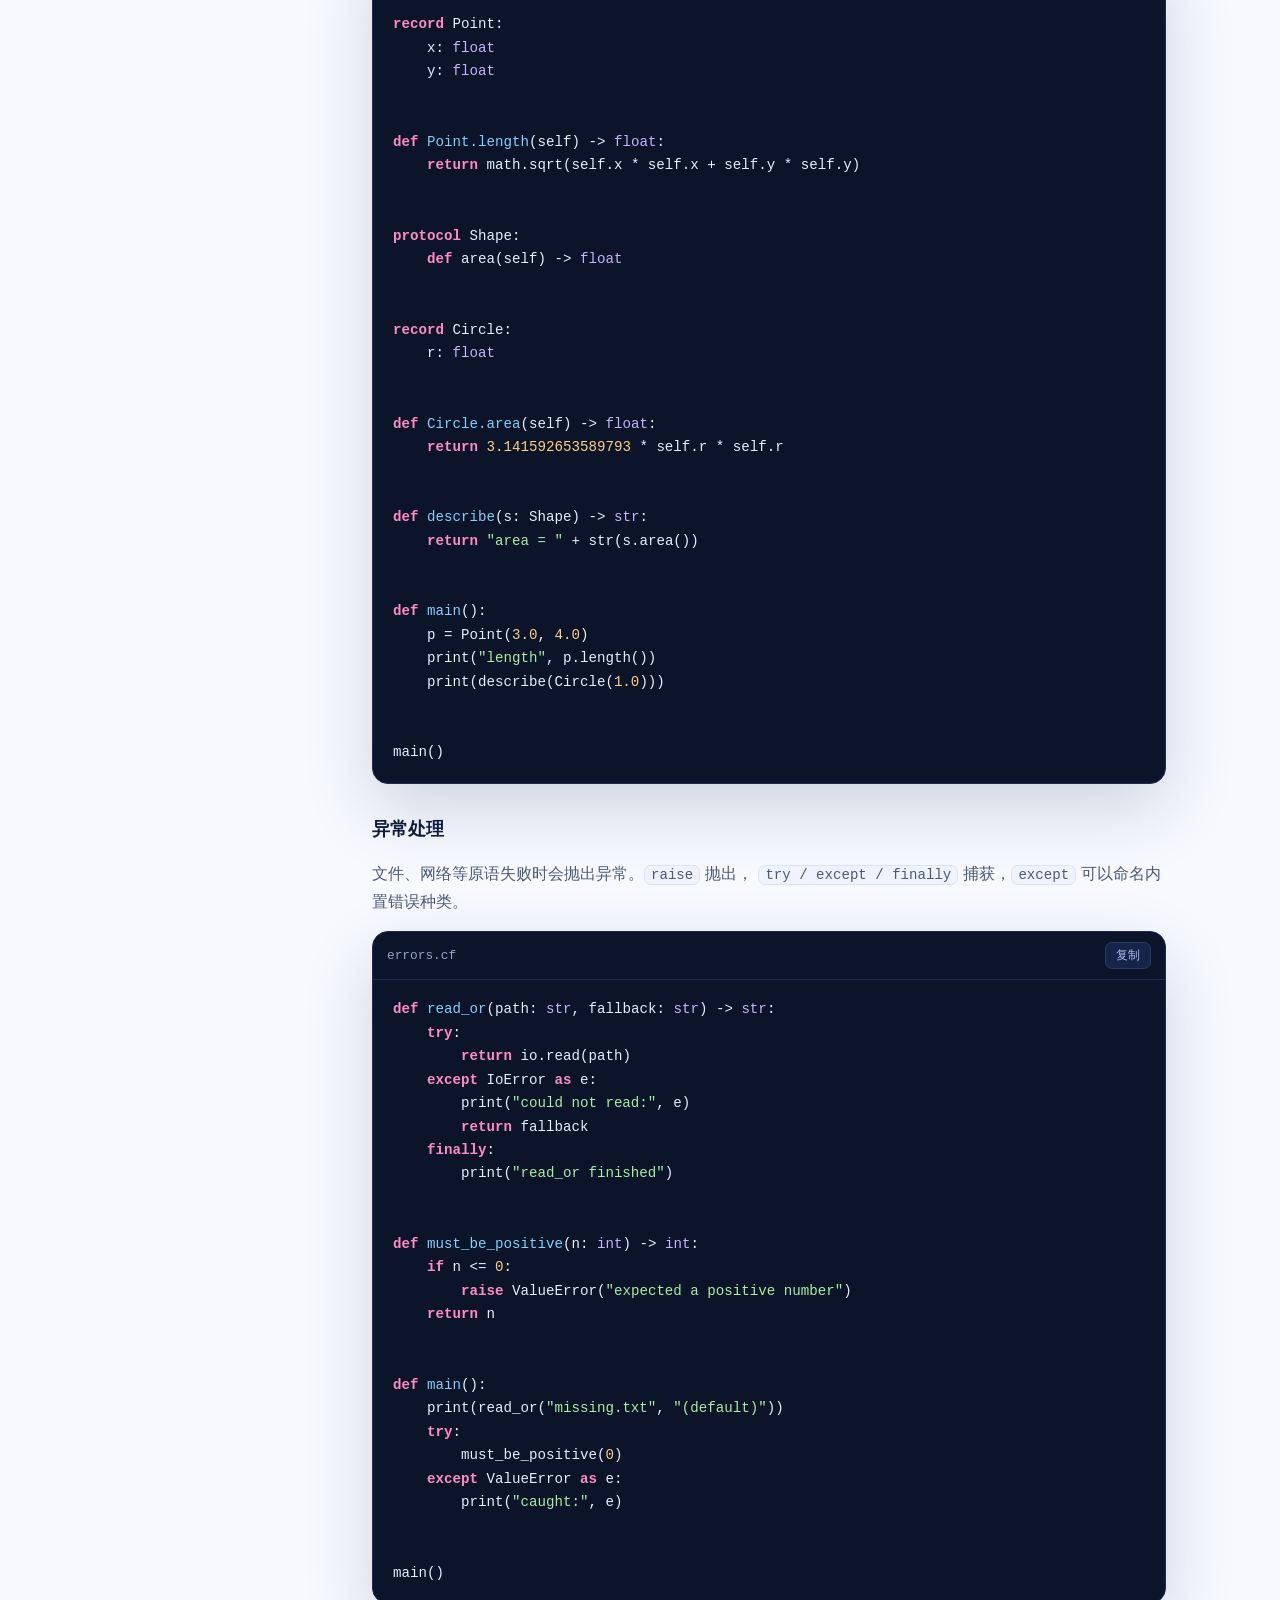
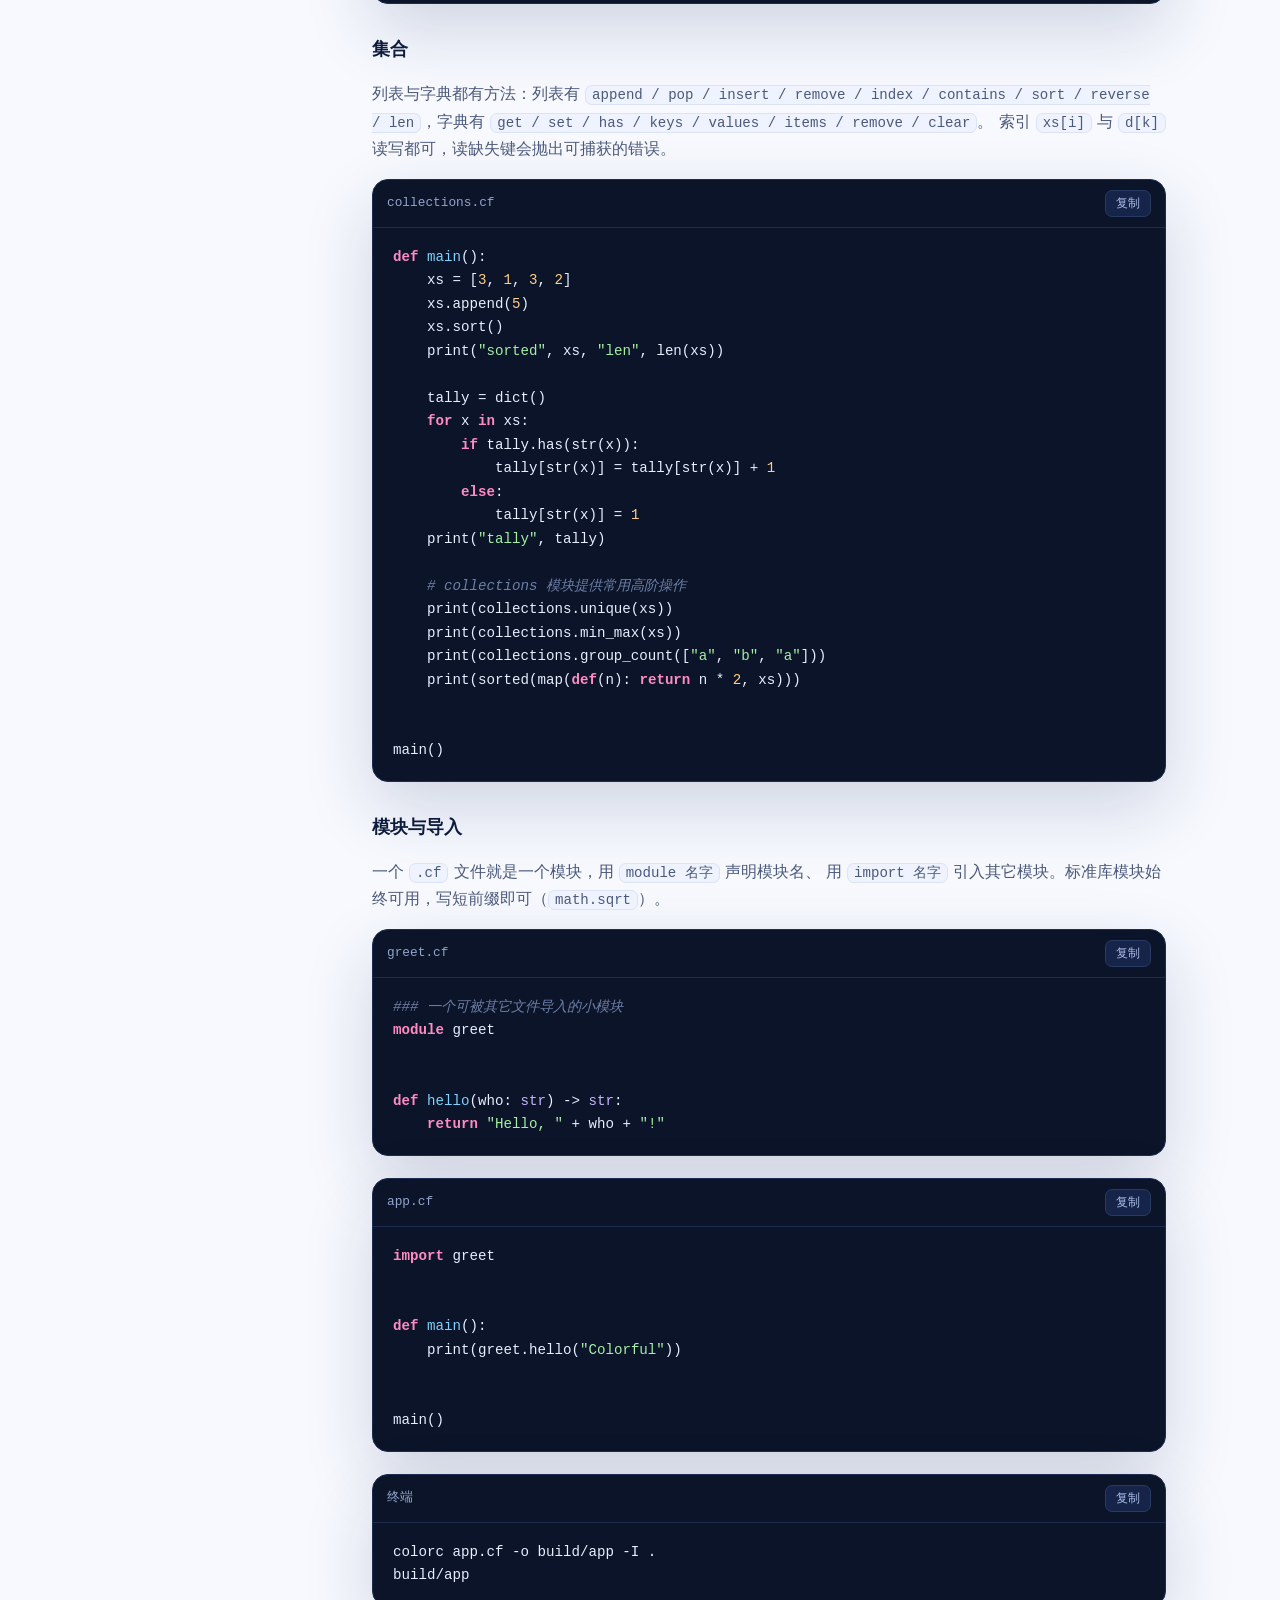
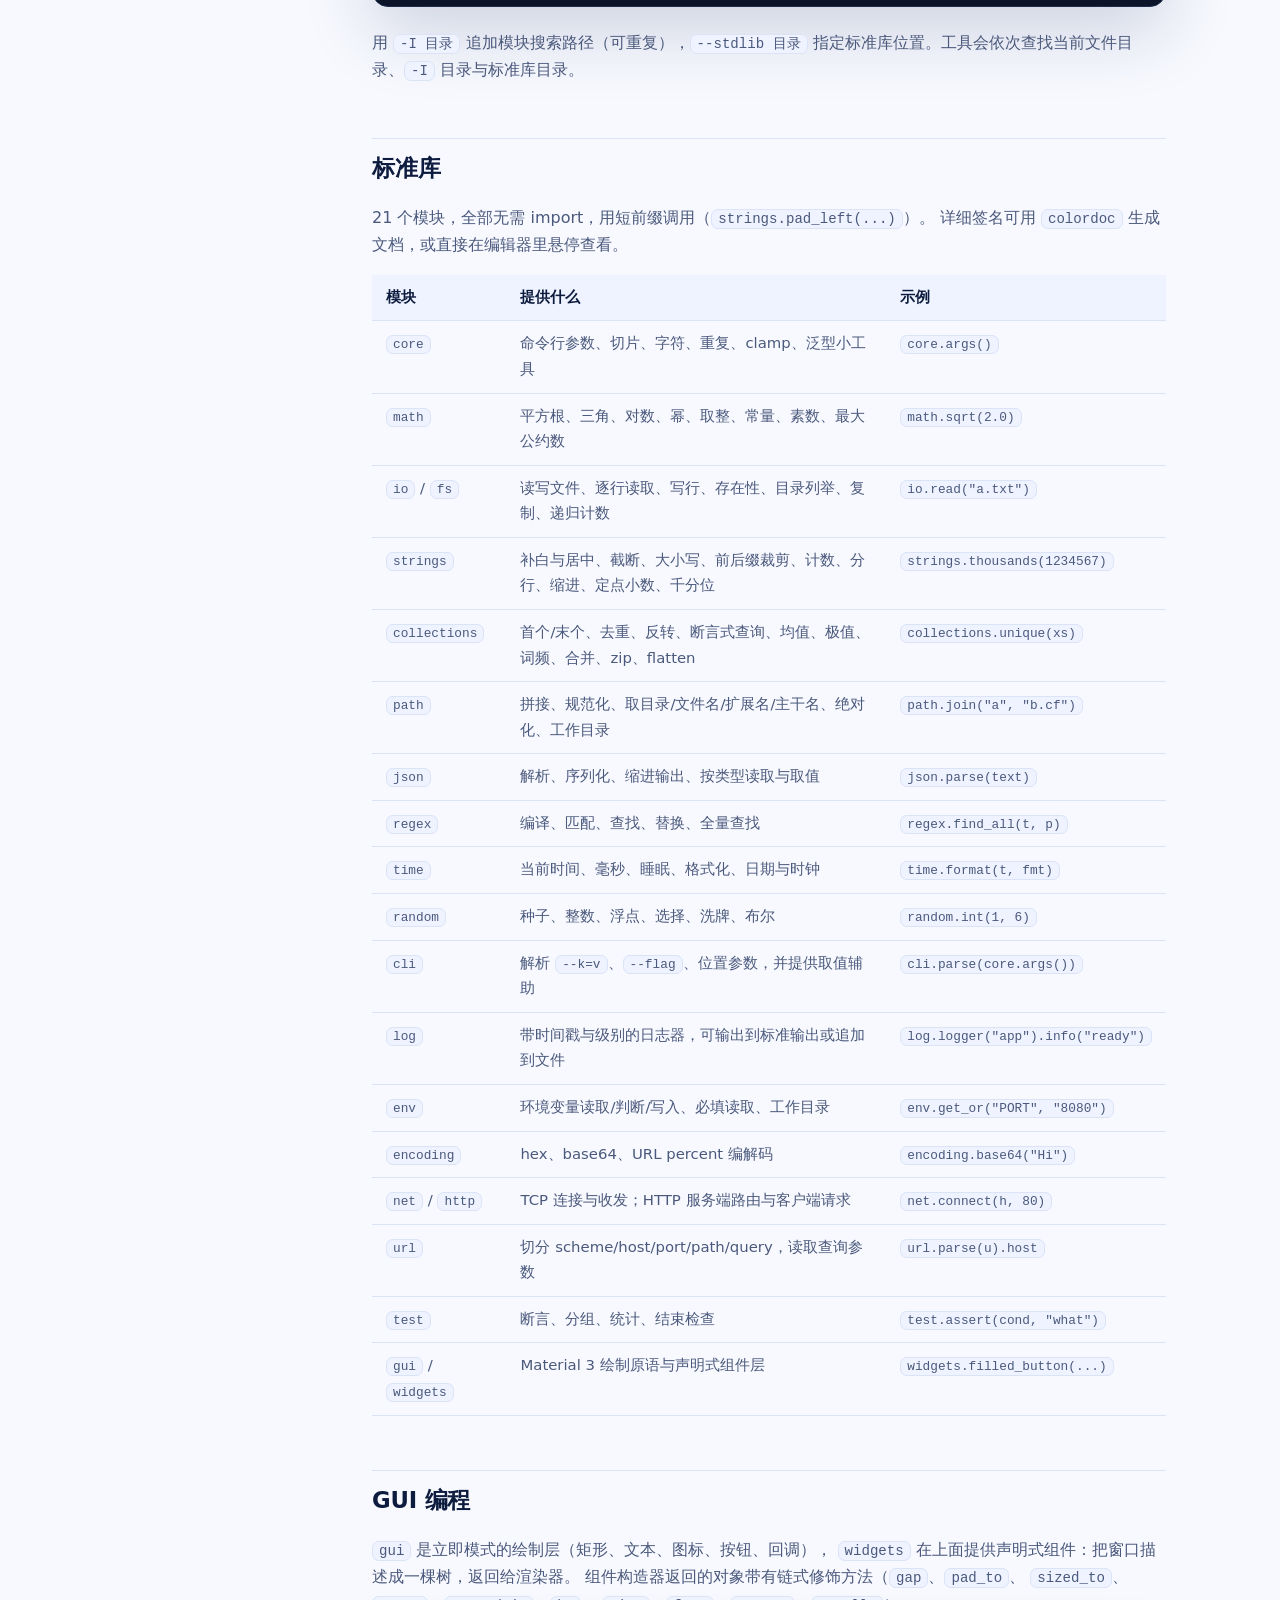
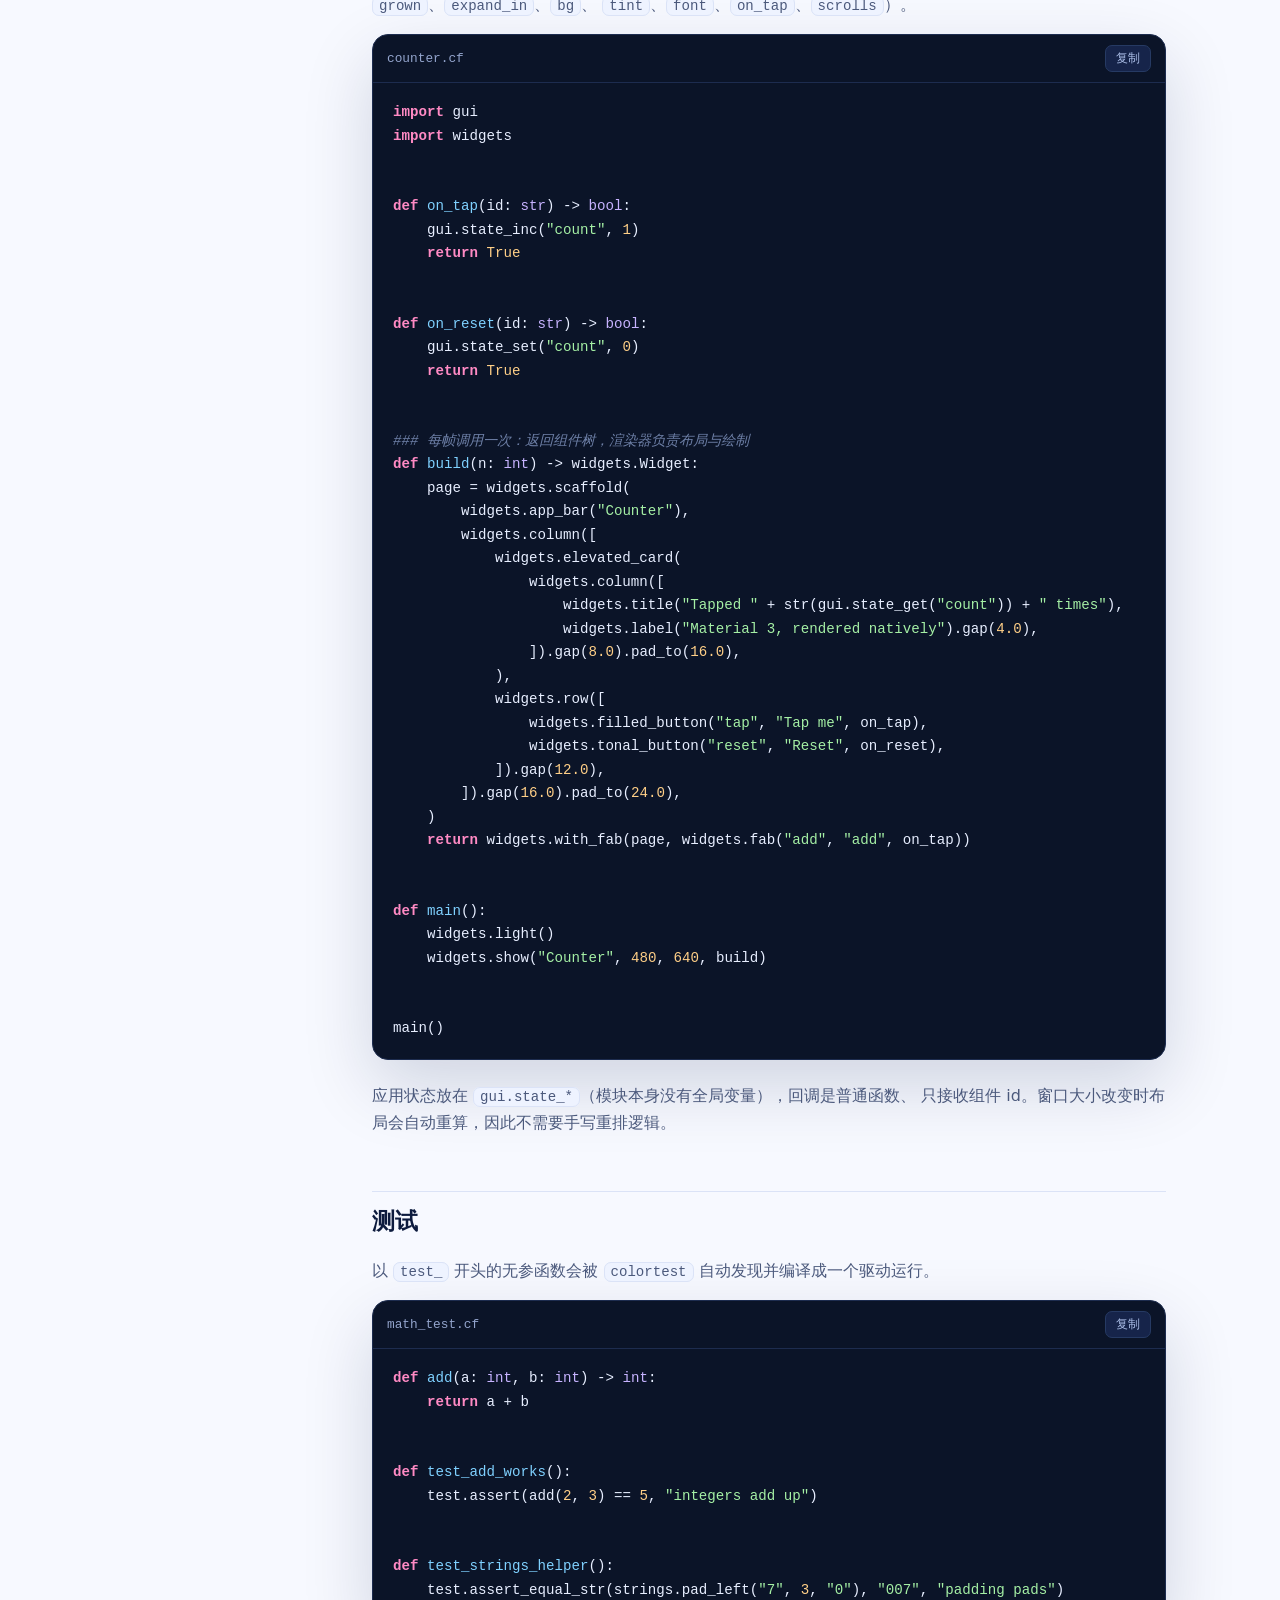
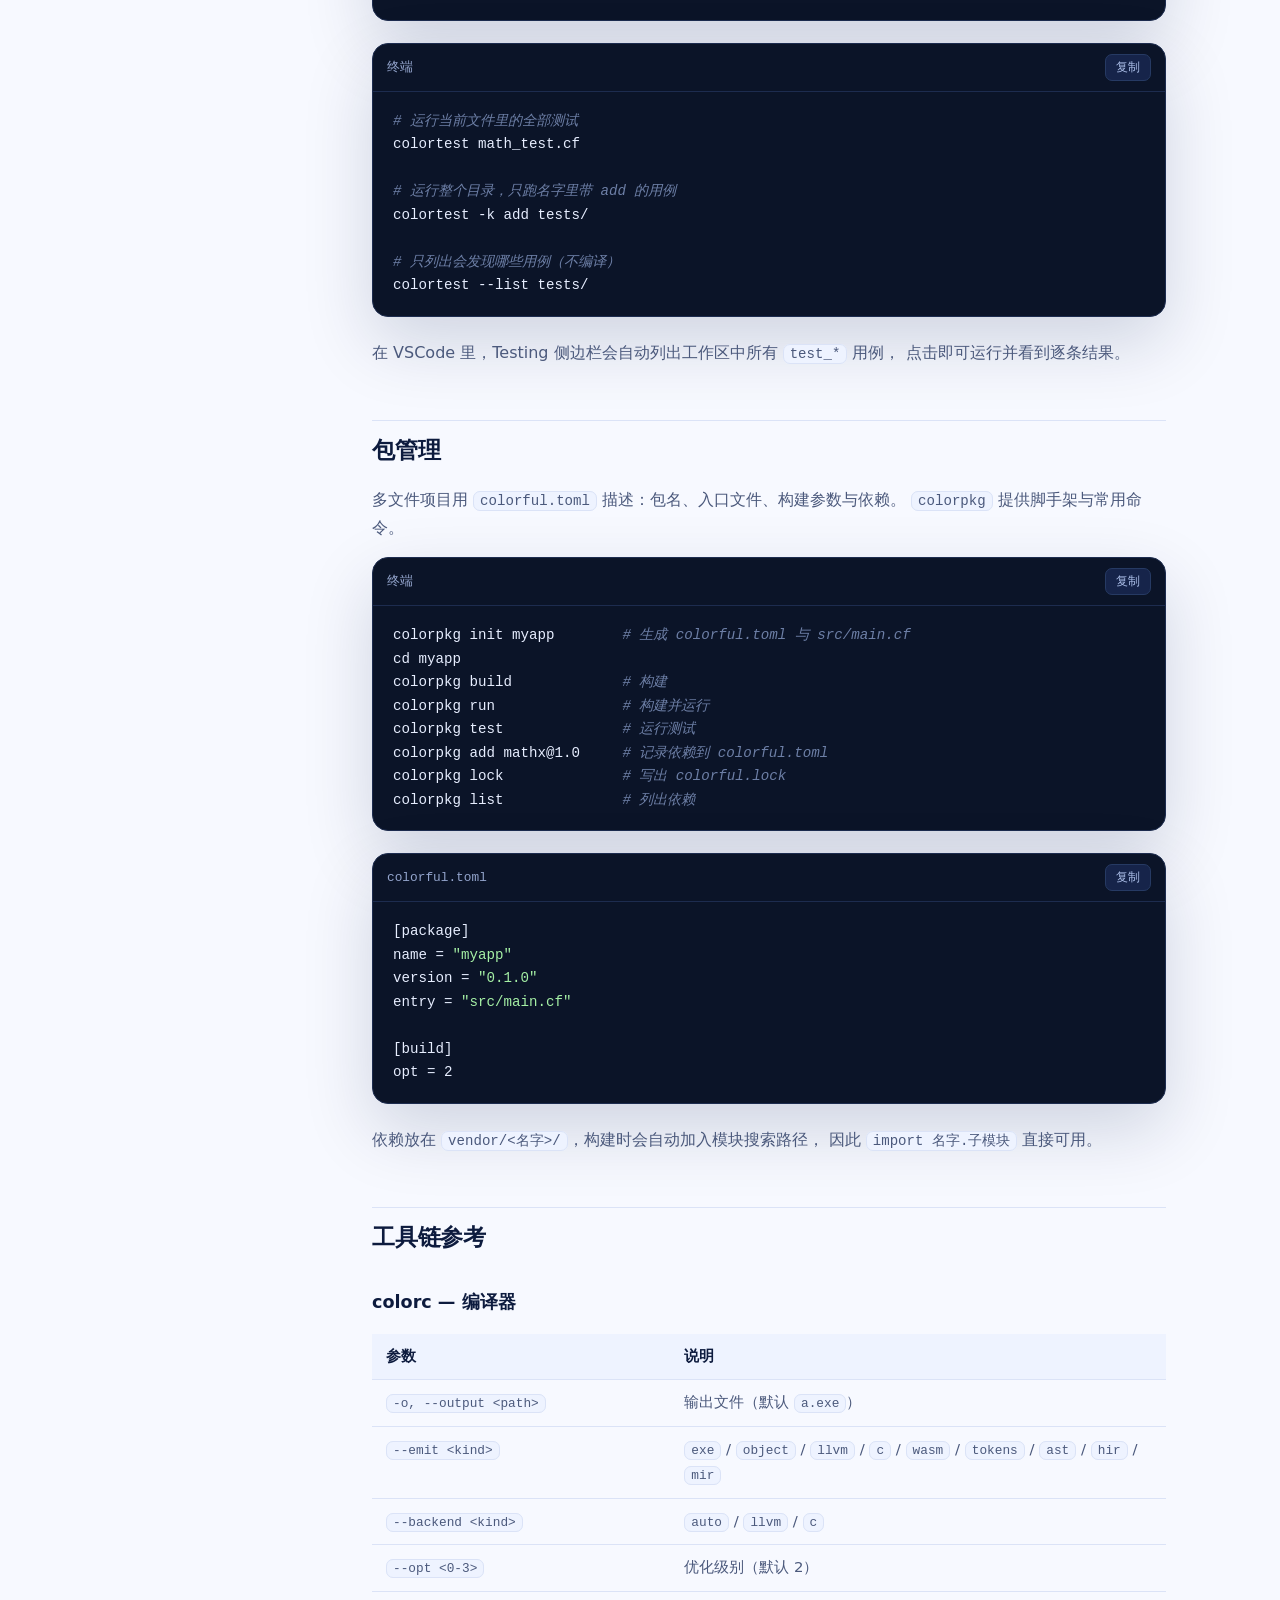
<file: docs.html>
<!doctype html>
<html lang="zh-CN" data-theme="light">
  <head>
    <meta charset="utf-8" />
    <meta name="viewport" content="width=device-width, initial-scale=1" />
    <title>快速开始 — Colorful 语言文档</title>
    <meta
      name="description"
      content="Colorful 语言从零开始教程：准备环境、安装工具链与 VSCode 插件、写第一个程序、编译运行，以及项目简介（为什么创建、用什么实现、能做什么）、语言速览、19 个标准库模块与 GUI 编程、测试、包管理与工具链参数参考。"
    />
    <meta name="theme-color" content="#1450c8" />
    <link rel="icon" type="image/svg+xml" href="assets/img/colorful.svg" />
    <link rel="apple-touch-icon" href="assets/img/colorful.png" />
    <link rel="stylesheet" href="assets/css/style.css" />
    <script>
      try {
        var stored = localStorage.getItem('colorful-theme');
        var dark = window.matchMedia('(prefers-color-scheme: dark)').matches;
        document.documentElement.setAttribute('data-theme', stored || (dark ? 'dark' : 'light'));
      } catch (error) {
        /* keep the default */
      }
    </script>
  </head>
  <body>
    <header class="site-header">
      <div class="wrap">
        <a class="brand" href="index.html">
          <img src="assets/img/colorful.svg" alt="Colorful 标志" width="32" height="32" />
          <span>
            Colorful
            <small>文档</small>
          </span>
        </a>
        <nav class="nav" data-nav>
          <a href="index.html">首页</a>
          <a href="docs.html" class="active">快速开始</a>
          <a href="docs.html#stdlib">标准库</a>
          <a href="docs.html#tools">工具链</a>
          <a href="https://github.com/colorful-lang/colorful" target="_blank" rel="noreferrer">GitHub</a>
        </nav>
        <button class="icon-btn" type="button" data-theme-toggle aria-label="切换主题">
          <svg viewBox="0 0 24 24" fill="none" stroke="currentColor" stroke-width="1.8" stroke-linecap="round" stroke-linejoin="round" aria-hidden="true">
            <circle cx="12" cy="12" r="4" />
            <path d="M12 2v2M12 20v2M2 12h2M20 12h2M5 5l1.5 1.5M17.5 17.5L19 19M19 5l-1.5 1.5M6.5 17.5L5 19" />
          </svg>
        </button>
        <button class="icon-btn menu-btn" type="button" data-menu-toggle aria-expanded="false" aria-label="打开菜单">
          <svg viewBox="0 0 24 24" fill="none" stroke="currentColor" stroke-width="1.9" stroke-linecap="round" aria-hidden="true">
            <path d="M4 7h16M4 12h16M4 17h16" />
          </svg>
        </button>
      </div>
    </header>

    <div class="wrap docs">
      <aside class="docs-sidebar">
        <nav>
          <h4>概览</h4>
          <a href="#about">项目简介</a>
          <a href="#why">为什么要做 Colorful</a>
          <a href="#built-with">用什么实现</a>
          <a href="#uses">能做什么</a>
          <h4>入门</h4>
          <a href="#start">从零开始</a>
          <a href="#first-program">第一个程序</a>
          <a href="#run">编译与运行</a>
          <h4>语言</h4>
          <a href="#language">语言速览</a>
          <a href="#types">变量与类型</a>
          <a href="#functions">函数</a>
          <a href="#control">控制流</a>
          <a href="#records">record 与 protocol</a>
          <a href="#errors">异常处理</a>
          <a href="#collections">集合</a>
          <a href="#modules">模块与导入</a>
          <h4>库与工具</h4>
          <a href="#stdlib">标准库</a>
          <a href="#widgets">GUI 编程</a>
          <a href="#testing">测试</a>
          <a href="#packages">包管理</a>
          <a href="#tools">工具链参考</a>
          <h4>其它</h4>
          <a href="#downloads">下载与链接</a>
          <a href="#troubleshooting">常见问题</a>
        </nav>
      </aside>

      <main class="docs-content">
        <h1>快速开始</h1>
        <p>
          这篇文档假设你的电脑上什么都没有。跟着做，十分钟内你会跑起第一个 Colorful 程序，
          并且拥有实时诊断、补全与格式化的完整开发体验。
        </p>

        <div class="callout">
          <strong>最短路径：</strong>只装 VSCode 插件就够了 —— 插件内已经打包了编译器、语言服务器、
          格式化器、测试器、包管理器、runtime 与标准库。
        </div>

        <h2 id="about">项目简介</h2>
        <p>
          Colorful 是一门<b>静态类型、AOT 编译</b>的编程语言。源文件（<code>.cf</code>）由
          <code>colorc</code> 编译成原生机器码，默认把 runtime 静态链接进产物 ——
          一个程序就是<b>一个可执行文件</b>，没有解释器、没有虚拟机，也不要求目标机器预装任何东西。
          语言内置 21 个模块：19 个标准库模块，加上负责界面的 <code>gui</code> 与 <code>widgets</code>。
        </p>

        <h3 id="why">为什么要做 Colorful</h3>
        <p>它想同时满足四件在别处常常要分开取舍的事：</p>
        <ol>
          <li>
            <b>脚本的书写手感，原生的运行结果。</b>缩进即块、类型推断、f-string，写起来接近脚本语言；
            产物却是纯机器码，交付时只要拷一个文件。
          </li>
          <li>
            <b>语言与界面一起设计。</b>桌面 GUI 通常要额外绑定第三方框架，还要自己处理
            「绘制与命中测试不一致」这类问题。Colorful 把界面做成语言自带的模块：布局是纯函数，
            绘制复用同一批原生原语，于是点到的位置和画出来的位置天然一致。
          </li>
          <li>
            <b>工程链一次配齐。</b>小语言常见的困境是「语法能用，但工具没有」——没有语言服务器、
            没有测试器、没有包管理。Colorful 从第一版就把编译器、语言服务器、格式化器、测试运行器、
            包管理器、runtime 打包器与文档生成器一起交付。
          </li>
          <li>
            <b>标准库看得懂、改得动。</b>标准库以明文 <code>.cf</code> 提供，而不是只给一个黑盒：
            可以直接阅读实现，必要时替换或扩展。
          </li>
        </ol>
        <div class="callout">
          <strong>一条贯彻始终的设计约束：</strong>模块不持有全局可变状态。应用状态统一放在
          <code>gui.state_*</code> 这类显式位置，所以「状态放在哪、什么时候变」在代码里一眼可见，
          不会藏在某个 import 的副作用里。
        </div>

        <h3 id="built-with">用什么实现</h3>
        <p>Colorful 是一个「部分自举」的项目：工具链用系统语言实现，标准库与界面模块用 Colorful 自己写。</p>
        <div class="table-scroll">
          <table>
            <thead>
              <tr>
                <th>部分</th>
                <th>实现语言 / 依赖</th>
                <th>说明</th>
              </tr>
            </thead>
            <tbody>
              <tr>
                <td>编译器 <code>colorc</code></td>
                <td>C++20</td>
                <td>
                  词法 → 语法 → 类型检查 → HIR → MIR → 后端；LLVM 后端驱动
                  <code>clang</code>/<code>llc</code>，也可以换用自研的 C 后端（只需要一个 C 编译器）
                </td>
              </tr>
              <tr>
                <td>runtime</td>
                <td>C11</td>
                <td>字符串、容器、文件、网络、时间等基础能力，对外 ABI 为 <code>c11-colorful-0.1</code></td>
              </tr>
              <tr>
                <td>GUI 原生层</td>
                <td>C++</td>
                <td>Windows 上直接使用 Direct2D、DirectWrite 与 WIC，文本与图形都走系统原生栈</td>
              </tr>
              <tr>
                <td>标准库（19 个模块）</td>
                <td>Colorful</td>
                <td>
                  <code>core</code> <code>json</code> <code>regex</code> <code>http</code>
                  <code>path</code> <code>encoding</code> … 全部是明文 <code>.cf</code>
                </td>
              </tr>
              <tr>
                <td><code>gui</code> / <code>widgets</code></td>
                <td>Colorful</td>
                <td>Material 3 组件的声明式描述、布局与链式修饰方法</td>
              </tr>
              <tr>
                <td>工具链（LSP / 格式化 / 测试 / 包管理 / 文档）</td>
                <td>C++20</td>
                <td>复用同一套编译器前端，所以编辑器里的诊断与命令行输出完全一致</td>
              </tr>
              <tr>
                <td>VSCode 插件</td>
                <td>TypeScript</td>
                <td>通过 LSP 与 <code>colorlsp</code> 通信，并内置同一套工具链</td>
              </tr>
              <tr>
                <td>构建系统</td>
                <td>CMake ≥ 3.20</td>
                <td>Windows / macOS / Linux 同源构建</td>
              </tr>
            </tbody>
          </table>
        </div>

        <h3 id="uses">能做什么</h3>
        <ul>
          <li>
            <b>命令行工具与脚本</b>：单文件产物，拷走就能跑；<code>cli</code>、<code>path</code>、
            <code>env</code>、<code>fs</code> 覆盖常见需求。
          </li>
          <li>
            <b>HTTP 服务</b>：<code>http</code> 与 <code>net</code> 提供服务器与客户端能力，
            示例见 <code>examples/http_server.cf</code>。
          </li>
          <li>
            <b>桌面 GUI 应用</b>：<code>gui</code> + <code>widgets</code> 渲染 Material 3 界面，
            包含命中测试、滚动、字体与深浅色主题。
          </li>
          <li>
            <b>数据处理</b>：<code>json</code>、<code>regex</code>、<code>collections</code>、
            <code>strings</code>、<code>encoding</code>。
          </li>
          <li>
            <b>教学与语言实验</b>：从词法到代码生成的整条流水线都在 <code>compiler/</code>，
            配合 <code>--emit tokens | ast | hir | mir</code> 可以直接观察每个阶段。
          </li>
        </ul>

        <h3 id="status">当前状态</h3>
        <p>
          0.1.0 是首个公开版本：工具链、标准库、GUI 与编辑器支持都已可用。二进制目前只提供
          Windows x64，macOS 与 Linux 可从源码构建；语言层面的已知边界列在
          <a href="#troubleshooting">常见问题</a>。
        </p>

        <h2 id="start">从零开始</h2>

        <h3><span class="step">1</span>准备环境</h3>
        <p>
          只有「从源码构建」才需要编译器与构建工具。如果你只打算用编辑器写代码，
          可以直接跳到第 2 步的路线一。
        </p>
        <div class="table-scroll">
          <table>
            <thead>
              <tr>
                <th>需要什么</th>
                <th>用途</th>
                <th>下载</th>
              </tr>
            </thead>
            <tbody>
              <tr>
                <td>Visual Studio Code</td>
                <td>编辑器，提供高亮、诊断、补全、跳转与格式化</td>
                <td><a href="https://code.visualstudio.com/" target="_blank" rel="noreferrer">code.visualstudio.com</a></td>
              </tr>
              <tr>
                <td>Visual Studio 生成工具</td>
                <td>Windows 上从源码构建工具链（勾选「使用 C++ 的桌面开发」）</td>
                <td><a href="https://visualstudio.microsoft.com/visual-cpp-build-tools/" target="_blank" rel="noreferrer">visualstudio.microsoft.com</a></td>
              </tr>
              <tr>
                <td>CMake 3.20+</td>
                <td>macOS / Linux 构建（Windows 也可用）</td>
                <td><a href="https://cmake.org/download/" target="_blank" rel="noreferrer">cmake.org</a></td>
              </tr>
              <tr>
                <td>Git</td>
                <td>克隆仓库</td>
                <td><a href="https://git-scm.com/downloads" target="_blank" rel="noreferrer">git-scm.com</a></td>
              </tr>
              <tr>
                <td>LLVM 15+ <em>（可选）</em></td>
                <td>想要进程内 LLVM 代码生成时才需要；默认走内置 C 后端</td>
                <td><a href="https://releases.llvm.org/" target="_blank" rel="noreferrer">releases.llvm.org</a></td>
              </tr>
            </tbody>
          </table>
        </div>

        <h3><span class="step">2</span>安装工具链</h3>

        <p><strong>路线一 · 只装编辑器插件（推荐，无需构建）</strong></p>
        <ol>
          <li>
            从
            <a href="https://github.com/colorful-lang/colorful/releases/download/v0.0.1/colorful-lang-0.1.0.vsix.zip" target="_blank" rel="noreferrer">下载插件</a>
            （<code>.vsix.zip</code>，解压后得到 <code>colorful-lang-0.1.0.vsix</code>）；
          </li>
          <li>用下面的命令安装，或把 <code>.vsix</code> 拖进 VSCode 的扩展面板；</li>
          <li>执行一次 <code>Developer: Reload Window</code>。</li>
        </ol>
        <div class="code">
          <div class="code-head"><span class="name">终端</span></div>
          <pre><code>code --install-extension colorful-lang-0.1.0.vsix --force
</code></pre>
        </div>
        <p>
          插件内置的工具位于扩展目录的 <code>server/&lt;平台&gt;-&lt;架构&gt;/</code>，
          查找顺序是：<code>colorful.*.path</code> 设置 → 工作区的
          <code>build/ bin/ lib/</code> 等目录 → 插件内置 → <code>PATH</code>。
          所以你也可以之后换成自己构建的版本，不会冲突。
        </p>

        <p><strong>路线二 · Windows 从源码构建</strong></p>
        <div class="code">
          <div class="code-head"><span class="name">命令提示符</span></div>
          <pre><code>git clone https://github.com/colorful-lang/colorful.git
cd colorful
scripts\build-windows.bat
</code></pre>
        </div>
        <p>
          脚本会编译编译器与全部工具，产物落在 <code>build\</code>：<code>colorc.exe</code>、
          <code>colorlsp.exe</code>、<code>colorfmt.exe</code>、<code>colortest.exe</code>、
          <code>colorpkg.exe</code>、<code>colorlib.exe</code>。
        </p>

        <p><strong>路线三 · CMake（macOS / Linux / Windows）</strong></p>
        <div class="code">
          <div class="code-head"><span class="name">终端</span></div>
          <pre><code>git clone https://github.com/colorful-lang/colorful.git
cd colorful
cmake -S . -B build
cmake --build build --config Release
</code></pre>
        </div>
        <p>产物在 <code>build/bin/</code>。若要让插件使用它们，把路径写进设置即可：</p>
        <div class="code">
          <div class="code-head"><span class="name">.vscode/settings.json</span></div>
          <pre><code>{
  <span class="tok-s">"colorful.compiler.path"</span>: <span class="tok-s">"/abs/path/colorc"</span>,
  <span class="tok-s">"colorful.languageServer.path"</span>: <span class="tok-s">"/abs/path/colorlsp"</span>,
  <span class="tok-s">"colorful.formatter.path"</span>: <span class="tok-s">"/abs/path/colorfmt"</span>,
  <span class="tok-s">"colorful.testRunner.path"</span>: <span class="tok-s">"/abs/path/colortest"</span>,
  <span class="tok-s">"colorful.packageManager.path"</span>: <span class="tok-s">"/abs/path/colorpkg"</span>
}
</code></pre>
        </div>

        <h3><span class="step">3</span>确认编辑器已就绪</h3>
        <p>新建一个 <code>.cf</code> 文件，状态栏应该出现 <strong>Colorful</strong>：</p>
        <ul>
          <li>打字时未定义名称、类型不匹配等错误会即时标红（编辑器下方 Problems 面板可看全部）；</li>
          <li><code>Ctrl+Space</code> 触发补全，<code>F12</code> 跳转定义，<code>Shift+F12</code> 查找引用；</li>
          <li><code>Shift+Alt+F</code> 用 <code>colorfmt</code> 格式化；</li>
          <li><code>Ctrl+Alt+R / B / T</code> 分别运行、构建、测试当前文件。</li>
        </ul>
        <div class="callout warn">
          若状态栏没有出现 Colorful，点击状态栏或用命令面板执行
          <code>Colorful: Show Output Channel</code> 查看原因；把
          <code>colorful.logging.level</code> 设为 <code>debug</code> 会打印工具查找过的每一个目录。
        </div>

        <h2 id="first-program">第一个程序</h2>
        <p>新建 <code>hello.cf</code>：</p>
        <div class="code">
          <div class="code-head"><span class="name">hello.cf</span></div>
          <pre><code><span class="tok-c">### 我的第一个 Colorful 程序</span>

<span class="tok-k">def</span> <span class="tok-f">main</span>():
    print(<span class="tok-s">"Hello, Colorful!"</span>)
    print(<span class="tok-s">"2 ** 10 ="</span>, math.ipow(<span class="tok-n">2</span>, <span class="tok-n">10</span>))
    print(f<span class="tok-s">"16 的平方根是 {math.sqrt(16.0)}"</span>)


<span class="tok-c"># 程序入口：顶层调用 main()</span>
main()
</code></pre>
        </div>
        <p>
          三点值得注意：<code>math</code> 这类标准库模块**不需要 import**，用短前缀直接调用；
          <code>f"..."</code> 是插值字符串，花括号里可以写任意表达式；程序从顶层第一条语句开始执行，
          惯例是把逻辑放进 <code>main()</code> 再调用它。
        </p>

        <h2 id="run">编译与运行</h2>
        <div class="code">
          <div class="code-head"><span class="name">终端</span></div>
          <pre><code><span class="tok-c"># 编译成可执行文件</span>
colorc hello.cf -o build/hello

<span class="tok-c"># 直接运行</span>
build/hello

<span class="tok-c"># 或者一条命令编译并运行</span>
colorc hello.cf --run

<span class="tok-c"># 加优化、开启更多检查</span>
colorc hello.cf -o build/hello --opt 3
</code></pre>
        </div>
        <p>产物是普通的原生可执行文件，可以直接分发，不需要安装任何 Colorful 运行时。</p>
        <div class="callout">
          <strong>想看看中间产物？</strong> <code>--emit c</code> 输出生成的 C 代码，
          <code>--emit llvm</code> 输出 LLVM IR，<code>--emit hir</code> /
          <code>--emit mir</code> 输出编译器内部表示，用来理解某段代码是怎么被编译的。
        </div>

        <h2 id="language">语言速览</h2>
        <p>下面是写真实程序需要知道的全部内容，每一段都可以直接落进同一个文件里跑通。</p>

        <h3 id="types">变量与类型</h3>
        <div class="code">
          <div class="code-head"><span class="name">types.cf</span></div>
          <pre><code><span class="tok-k">def</span> <span class="tok-f">main</span>():
    name = <span class="tok-s">"Colorful"</span>          <span class="tok-c"># str</span>
    count = <span class="tok-n">3</span>                 <span class="tok-c"># int</span>
    ratio = <span class="tok-n">0.75</span>              <span class="tok-c"># float</span>
    ready = <span class="tok-n">True</span>              <span class="tok-c"># bool</span>
    nothing = <span class="tok-k">nil</span>             <span class="tok-c"># 空值</span>
    items = [<span class="tok-n">1</span>, <span class="tok-n">2</span>, <span class="tok-n">3</span>]        <span class="tok-c"># list[int]</span>
    scores = { <span class="tok-s">"a"</span>: <span class="tok-n">90</span> }      <span class="tok-c"># dict[str, int]</span>

    <span class="tok-c"># 需要时可以显式标注类型</span>
    total: <span class="tok-t">int</span> = <span class="tok-n">0</span>
    names: <span class="tok-t">list[str]</span> = [<span class="tok-s">"x"</span>, <span class="tok-s">"y"</span>]

    print(name, count, ratio, ready, nothing)
    print(items, scores, total, names)
</code></pre>
        </div>
        <div class="callout warn">
          <strong>除法要注意：</strong> <code>/</code> 总是产生 <code>float</code>，
          整数商要用 <code>//</code>，取余用 <code>%</code>。例如 <code>7 / 2</code> 是
          <code>3.5</code>，<code>7 // 2</code> 才是 <code>3</code>。
        </div>

        <h3 id="functions">函数</h3>
        <div class="code">
          <div class="code-head"><span class="name">functions.cf</span></div>
          <pre><code><span class="tok-k">def</span> <span class="tok-f">area</span>(w: <span class="tok-t">float</span>, h: <span class="tok-t">float</span>) -> <span class="tok-t">float</span>:
    <span class="tok-k">return</span> w * h


<span class="tok-c"># 不写参数类型就是泛型：编译器为每个调用点单独实例化</span>
<span class="tok-k">def</span> <span class="tok-f">first_or</span>(xs, fallback):
    <span class="tok-k">if</span> len(xs) == <span class="tok-n">0</span>:
        <span class="tok-k">return</span> fallback
    <span class="tok-k">return</span> xs[<span class="tok-n">0</span>]


<span class="tok-k">def</span> <span class="tok-f">apply_all</span>(xs, fn):
    out = []
    <span class="tok-k">for</span> x <span class="tok-k">in</span> xs:
        out.append(fn(x))
    <span class="tok-k">return</span> out


<span class="tok-k">def</span> <span class="tok-f">main</span>():
    print(area(<span class="tok-n">3.0</span>, <span class="tok-n">4.0</span>))
    print(first_or([<span class="tok-n">7</span>, <span class="tok-n">8</span>], <span class="tok-n">0</span>))
    print(apply_all([<span class="tok-n">1</span>, <span class="tok-n">2</span>, <span class="tok-n">3</span>], <span class="tok-k">def</span>(n): <span class="tok-k">return</span> n * n))


main()
</code></pre>
        </div>

        <h3 id="control">控制流</h3>
        <div class="code">
          <div class="code-head"><span class="name">control.cf</span></div>
          <pre><code><span class="tok-k">def</span> <span class="tok-f">classify</span>(n: <span class="tok-t">int</span>) -> <span class="tok-t">str</span>:
    <span class="tok-k">if</span> n &lt; <span class="tok-n">0</span>:
        <span class="tok-k">return</span> <span class="tok-s">"negative"</span>
    <span class="tok-k">elif</span> n == <span class="tok-n">0</span>:
        <span class="tok-k">return</span> <span class="tok-s">"zero"</span>
    <span class="tok-k">else</span>:
        <span class="tok-k">return</span> <span class="tok-s">"positive"</span>


<span class="tok-k">def</span> <span class="tok-f">main</span>():
    <span class="tok-k">for</span> i <span class="tok-k">in</span> range(<span class="tok-n">1</span>, <span class="tok-n">4</span>):
        print(i, classify(i))

    n = <span class="tok-n">3</span>
    <span class="tok-k">while</span> n &gt; <span class="tok-n">0</span>:
        print(<span class="tok-s">"countdown"</span>, n)
        n -= <span class="tok-n">1</span>

    <span class="tok-k">for</span> word <span class="tok-k">in</span> [<span class="tok-s">"a"</span>, <span class="tok-s">"bb"</span>]:
        <span class="tok-k">if</span> len(word) == <span class="tok-n">1</span>:
            <span class="tok-k">continue</span>
        print(<span class="tok-s">"longer:"</span>, word)

    <span class="tok-k">if</span> n == <span class="tok-n">0</span> <span class="tok-k">and</span> <span class="tok-k">not</span> <span class="tok-n">False</span>:
        print(<span class="tok-s">"done"</span>)


main()
</code></pre>
        </div>

        <h3 id="records">record 与 protocol</h3>
        <p>
          <code>record</code> 是值类型，按字段顺序构造；可以在 record 上定义方法。
          <code>protocol</code> 是接口，靠方法集合隐式匹配，不需要显式声明实现。
        </p>
        <div class="code">
          <div class="code-head"><span class="name">shapes.cf</span></div>
          <pre><code><span class="tok-k">record</span> Point:
    x: <span class="tok-t">float</span>
    y: <span class="tok-t">float</span>


<span class="tok-k">def</span> <span class="tok-f">Point.length</span>(self) -> <span class="tok-t">float</span>:
    <span class="tok-k">return</span> math.sqrt(self.x * self.x + self.y * self.y)


<span class="tok-k">protocol</span> Shape:
    <span class="tok-k">def</span> area(self) -> <span class="tok-t">float</span>


<span class="tok-k">record</span> Circle:
    r: <span class="tok-t">float</span>


<span class="tok-k">def</span> <span class="tok-f">Circle.area</span>(self) -> <span class="tok-t">float</span>:
    <span class="tok-k">return</span> <span class="tok-n">3.141592653589793</span> * self.r * self.r


<span class="tok-k">def</span> <span class="tok-f">describe</span>(s: Shape) -> <span class="tok-t">str</span>:
    <span class="tok-k">return</span> <span class="tok-s">"area = "</span> + str(s.area())


<span class="tok-k">def</span> <span class="tok-f">main</span>():
    p = Point(<span class="tok-n">3.0</span>, <span class="tok-n">4.0</span>)
    print(<span class="tok-s">"length"</span>, p.length())
    print(describe(Circle(<span class="tok-n">1.0</span>)))


main()
</code></pre>
        </div>

        <h3 id="errors">异常处理</h3>
        <p>
          文件、网络等原语失败时会抛出异常。<code>raise</code> 抛出，
          <code>try / except / finally</code> 捕获，<code>except</code> 可以命名内置错误种类。
        </p>
        <div class="code">
          <div class="code-head"><span class="name">errors.cf</span></div>
          <pre><code><span class="tok-k">def</span> <span class="tok-f">read_or</span>(path: <span class="tok-t">str</span>, fallback: <span class="tok-t">str</span>) -> <span class="tok-t">str</span>:
    <span class="tok-k">try</span>:
        <span class="tok-k">return</span> io.read(path)
    <span class="tok-k">except</span> IoError <span class="tok-k">as</span> e:
        print(<span class="tok-s">"could not read:"</span>, e)
        <span class="tok-k">return</span> fallback
    <span class="tok-k">finally</span>:
        print(<span class="tok-s">"read_or finished"</span>)


<span class="tok-k">def</span> <span class="tok-f">must_be_positive</span>(n: <span class="tok-t">int</span>) -> <span class="tok-t">int</span>:
    <span class="tok-k">if</span> n &lt;= <span class="tok-n">0</span>:
        <span class="tok-k">raise</span> ValueError(<span class="tok-s">"expected a positive number"</span>)
    <span class="tok-k">return</span> n


<span class="tok-k">def</span> <span class="tok-f">main</span>():
    print(read_or(<span class="tok-s">"missing.txt"</span>, <span class="tok-s">"(default)"</span>))
    <span class="tok-k">try</span>:
        must_be_positive(<span class="tok-n">0</span>)
    <span class="tok-k">except</span> ValueError <span class="tok-k">as</span> e:
        print(<span class="tok-s">"caught:"</span>, e)


main()
</code></pre>
        </div>

        <h3 id="collections">集合</h3>
        <p>
          列表与字典都有方法：列表有 <code>append / pop / insert / remove / index /
          contains / sort / reverse / len</code>，字典有
          <code>get / set / has / keys / values / items / remove / clear</code>。
          索引 <code>xs[i]</code> 与 <code>d[k]</code> 读写都可，读缺失键会抛出可捕获的错误。
        </p>
        <div class="code">
          <div class="code-head"><span class="name">collections.cf</span></div>
          <pre><code><span class="tok-k">def</span> <span class="tok-f">main</span>():
    xs = [<span class="tok-n">3</span>, <span class="tok-n">1</span>, <span class="tok-n">3</span>, <span class="tok-n">2</span>]
    xs.append(<span class="tok-n">5</span>)
    xs.sort()
    print(<span class="tok-s">"sorted"</span>, xs, <span class="tok-s">"len"</span>, len(xs))

    tally = dict()
    <span class="tok-k">for</span> x <span class="tok-k">in</span> xs:
        <span class="tok-k">if</span> tally.has(str(x)):
            tally[str(x)] = tally[str(x)] + <span class="tok-n">1</span>
        <span class="tok-k">else</span>:
            tally[str(x)] = <span class="tok-n">1</span>
    print(<span class="tok-s">"tally"</span>, tally)

    <span class="tok-c"># collections 模块提供常用高阶操作</span>
    print(collections.unique(xs))
    print(collections.min_max(xs))
    print(collections.group_count([<span class="tok-s">"a"</span>, <span class="tok-s">"b"</span>, <span class="tok-s">"a"</span>]))
    print(sorted(map(<span class="tok-k">def</span>(n): <span class="tok-k">return</span> n * <span class="tok-n">2</span>, xs)))


main()
</code></pre>
        </div>

        <h3 id="modules">模块与导入</h3>
        <p>
          一个 <code>.cf</code> 文件就是一个模块，用 <code>module 名字</code> 声明模块名、
          用 <code>import 名字</code> 引入其它模块。标准库模块始终可用，写短前缀即可（<code>math.sqrt</code>）。
        </p>
        <div class="code">
          <div class="code-head"><span class="name">greet.cf</span></div>
          <pre><code><span class="tok-c">### 一个可被其它文件导入的小模块</span>
<span class="tok-k">module</span> greet


<span class="tok-k">def</span> <span class="tok-f">hello</span>(who: <span class="tok-t">str</span>) -> <span class="tok-t">str</span>:
    <span class="tok-k">return</span> <span class="tok-s">"Hello, "</span> + who + <span class="tok-s">"!"</span>
</code></pre>
        </div>
        <div class="code">
          <div class="code-head"><span class="name">app.cf</span></div>
          <pre><code><span class="tok-k">import</span> greet


<span class="tok-k">def</span> <span class="tok-f">main</span>():
    print(greet.hello(<span class="tok-s">"Colorful"</span>))


main()
</code></pre>
        </div>
        <div class="code">
          <div class="code-head"><span class="name">终端</span></div>
          <pre><code>colorc app.cf -o build/app -I .
build/app
</code></pre>
        </div>
        <p>
          用 <code>-I 目录</code> 追加模块搜索路径（可重复），<code>--stdlib 目录</code>
          指定标准库位置。工具会依次查找当前文件目录、<code>-I</code> 目录与标准库目录。
        </p>

        <h2 id="stdlib">标准库</h2>
        <p>
          21 个模块，全部无需 import，用短前缀调用（<code>strings.pad_left(...)</code>）。
          详细签名可用 <code>colordoc</code> 生成文档，或直接在编辑器里悬停查看。
        </p>
        <div class="table-scroll">
          <table>
            <thead>
              <tr>
                <th>模块</th>
                <th>提供什么</th>
                <th>示例</th>
              </tr>
            </thead>
            <tbody>
              <tr>
                <td><code>core</code></td>
                <td>命令行参数、切片、字符、重复、clamp、泛型小工具</td>
                <td><code>core.args()</code></td>
              </tr>
              <tr>
                <td><code>math</code></td>
                <td>平方根、三角、对数、幂、取整、常量、素数、最大公约数</td>
                <td><code>math.sqrt(2.0)</code></td>
              </tr>
              <tr>
                <td><code>io</code> / <code>fs</code></td>
                <td>读写文件、逐行读取、写行、存在性、目录列举、复制、递归计数</td>
                <td><code>io.read("a.txt")</code></td>
              </tr>
              <tr>
                <td><code>strings</code></td>
                <td>补白与居中、截断、大小写、前后缀裁剪、计数、分行、缩进、定点小数、千分位</td>
                <td><code>strings.thousands(1234567)</code></td>
              </tr>
              <tr>
                <td><code>collections</code></td>
                <td>首个/末个、去重、反转、断言式查询、均值、极值、词频、合并、zip、flatten</td>
                <td><code>collections.unique(xs)</code></td>
              </tr>
              <tr>
                <td><code>path</code></td>
                <td>拼接、规范化、取目录/文件名/扩展名/主干名、绝对化、工作目录</td>
                <td><code>path.join("a", "b.cf")</code></td>
              </tr>
              <tr>
                <td><code>json</code></td>
                <td>解析、序列化、缩进输出、按类型读取与取值</td>
                <td><code>json.parse(text)</code></td>
              </tr>
              <tr>
                <td><code>regex</code></td>
                <td>编译、匹配、查找、替换、全量查找</td>
                <td><code>regex.find_all(t, p)</code></td>
              </tr>
              <tr>
                <td><code>time</code></td>
                <td>当前时间、毫秒、睡眠、格式化、日期与时钟</td>
                <td><code>time.format(t, fmt)</code></td>
              </tr>
              <tr>
                <td><code>random</code></td>
                <td>种子、整数、浮点、选择、洗牌、布尔</td>
                <td><code>random.int(1, 6)</code></td>
              </tr>
              <tr>
                <td><code>cli</code></td>
                <td>解析 <code>--k=v</code>、<code>--flag</code>、位置参数，并提供取值辅助</td>
                <td><code>cli.parse(core.args())</code></td>
              </tr>
              <tr>
                <td><code>log</code></td>
                <td>带时间戳与级别的日志器，可输出到标准输出或追加到文件</td>
                <td><code>log.logger("app").info("ready")</code></td>
              </tr>
              <tr>
                <td><code>env</code></td>
                <td>环境变量读取/判断/写入、必填读取、工作目录</td>
                <td><code>env.get_or("PORT", "8080")</code></td>
              </tr>
              <tr>
                <td><code>encoding</code></td>
                <td>hex、base64、URL percent 编解码</td>
                <td><code>encoding.base64("Hi")</code></td>
              </tr>
              <tr>
                <td><code>net</code> / <code>http</code></td>
                <td>TCP 连接与收发；HTTP 服务端路由与客户端请求</td>
                <td><code>net.connect(h, 80)</code></td>
              </tr>
              <tr>
                <td><code>url</code></td>
                <td>切分 scheme/host/port/path/query，读取查询参数</td>
                <td><code>url.parse(u).host</code></td>
              </tr>
              <tr>
                <td><code>test</code></td>
                <td>断言、分组、统计、结束检查</td>
                <td><code>test.assert(cond, "what")</code></td>
              </tr>
              <tr>
                <td><code>gui</code> / <code>widgets</code></td>
                <td>Material 3 绘制原语与声明式组件层</td>
                <td><code>widgets.filled_button(...)</code></td>
              </tr>
            </tbody>
          </table>
        </div>

        <h2 id="widgets">GUI 编程</h2>
        <p>
          <code>gui</code> 是立即模式的绘制层（矩形、文本、图标、按钮、回调），
          <code>widgets</code> 在上面提供声明式组件：把窗口描述成一棵树，返回给渲染器。
          组件构造器返回的对象带有链式修饰方法（<code>gap</code>、<code>pad_to</code>、
          <code>sized_to</code>、<code>grown</code>、<code>expand_in</code>、<code>bg</code>、
          <code>tint</code>、<code>font</code>、<code>on_tap</code>、<code>scrolls</code>）。
        </p>
        <div class="code">
          <div class="code-head"><span class="name">counter.cf</span></div>
          <pre><code><span class="tok-k">import</span> gui
<span class="tok-k">import</span> widgets


<span class="tok-k">def</span> <span class="tok-f">on_tap</span>(id: <span class="tok-t">str</span>) -> <span class="tok-t">bool</span>:
    gui.state_inc(<span class="tok-s">"count"</span>, <span class="tok-n">1</span>)
    <span class="tok-k">return</span> <span class="tok-n">True</span>


<span class="tok-k">def</span> <span class="tok-f">on_reset</span>(id: <span class="tok-t">str</span>) -> <span class="tok-t">bool</span>:
    gui.state_set(<span class="tok-s">"count"</span>, <span class="tok-n">0</span>)
    <span class="tok-k">return</span> <span class="tok-n">True</span>


<span class="tok-c">### 每帧调用一次：返回组件树，渲染器负责布局与绘制</span>
<span class="tok-k">def</span> <span class="tok-f">build</span>(n: <span class="tok-t">int</span>) -> widgets.Widget:
    page = widgets.scaffold(
        widgets.app_bar(<span class="tok-s">"Counter"</span>),
        widgets.column([
            widgets.elevated_card(
                widgets.column([
                    widgets.title(<span class="tok-s">"Tapped "</span> + str(gui.state_get(<span class="tok-s">"count"</span>)) + <span class="tok-s">" times"</span>),
                    widgets.label(<span class="tok-s">"Material 3, rendered natively"</span>).gap(<span class="tok-n">4.0</span>),
                ]).gap(<span class="tok-n">8.0</span>).pad_to(<span class="tok-n">16.0</span>),
            ),
            widgets.row([
                widgets.filled_button(<span class="tok-s">"tap"</span>, <span class="tok-s">"Tap me"</span>, on_tap),
                widgets.tonal_button(<span class="tok-s">"reset"</span>, <span class="tok-s">"Reset"</span>, on_reset),
            ]).gap(<span class="tok-n">12.0</span>),
        ]).gap(<span class="tok-n">16.0</span>).pad_to(<span class="tok-n">24.0</span>),
    )
    <span class="tok-k">return</span> widgets.with_fab(page, widgets.fab(<span class="tok-s">"add"</span>, <span class="tok-s">"add"</span>, on_tap))


<span class="tok-k">def</span> <span class="tok-f">main</span>():
    widgets.light()
    widgets.show(<span class="tok-s">"Counter"</span>, <span class="tok-n">480</span>, <span class="tok-n">640</span>, build)


main()
</code></pre>
        </div>
        <p>
          应用状态放在 <code>gui.state_*</code>（模块本身没有全局变量），回调是普通函数、
          只接收组件 id。窗口大小改变时布局会自动重算，因此不需要手写重排逻辑。
        </p>

        <h2 id="testing">测试</h2>
        <p>
          以 <code>test_</code> 开头的无参函数会被 <code>colortest</code> 自动发现并编译成一个驱动运行。
        </p>
        <div class="code">
          <div class="code-head"><span class="name">math_test.cf</span></div>
          <pre><code><span class="tok-k">def</span> <span class="tok-f">add</span>(a: <span class="tok-t">int</span>, b: <span class="tok-t">int</span>) -> <span class="tok-t">int</span>:
    <span class="tok-k">return</span> a + b


<span class="tok-k">def</span> <span class="tok-f">test_add_works</span>():
    test.assert(add(<span class="tok-n">2</span>, <span class="tok-n">3</span>) == <span class="tok-n">5</span>, <span class="tok-s">"integers add up"</span>)


<span class="tok-k">def</span> <span class="tok-f">test_strings_helper</span>():
    test.assert_equal_str(strings.pad_left(<span class="tok-s">"7"</span>, <span class="tok-n">3</span>, <span class="tok-s">"0"</span>), <span class="tok-s">"007"</span>, <span class="tok-s">"padding pads"</span>)
</code></pre>
        </div>
        <div class="code">
          <div class="code-head"><span class="name">终端</span></div>
          <pre><code><span class="tok-c"># 运行当前文件里的全部测试</span>
colortest math_test.cf

<span class="tok-c"># 运行整个目录，只跑名字里带 add 的用例</span>
colortest -k add tests/

<span class="tok-c"># 只列出会发现哪些用例（不编译）</span>
colortest --list tests/
</code></pre>
        </div>
        <p>
          在 VSCode 里，Testing 侧边栏会自动列出工作区中所有 <code>test_*</code> 用例，
          点击即可运行并看到逐条结果。
        </p>

        <h2 id="packages">包管理</h2>
        <p>
          多文件项目用 <code>colorful.toml</code> 描述：包名、入口文件、构建参数与依赖。
          <code>colorpkg</code> 提供脚手架与常用命令。
        </p>
        <div class="code">
          <div class="code-head"><span class="name">终端</span></div>
          <pre><code>colorpkg init myapp        <span class="tok-c"># 生成 colorful.toml 与 src/main.cf</span>
cd myapp
colorpkg build             <span class="tok-c"># 构建</span>
colorpkg run               <span class="tok-c"># 构建并运行</span>
colorpkg test              <span class="tok-c"># 运行测试</span>
colorpkg add mathx@1.0     <span class="tok-c"># 记录依赖到 colorful.toml</span>
colorpkg lock              <span class="tok-c"># 写出 colorful.lock</span>
colorpkg list              <span class="tok-c"># 列出依赖</span>
</code></pre>
        </div>
        <div class="code">
          <div class="code-head"><span class="name">colorful.toml</span></div>
          <pre><code>[package]
name = <span class="tok-s">"myapp"</span>
version = <span class="tok-s">"0.1.0"</span>
entry = <span class="tok-s">"src/main.cf"</span>

[build]
opt = 2
</code></pre>
        </div>
        <p>
          依赖放在 <code>vendor/&lt;名字&gt;/</code>，构建时会自动加入模块搜索路径，
          因此 <code>import 名字.子模块</code> 直接可用。
        </p>

        <h2 id="tools">工具链参考</h2>

        <h3>colorc — 编译器</h3>
        <div class="table-scroll">
          <table>
            <thead>
              <tr>
                <th>参数</th>
                <th>说明</th>
              </tr>
            </thead>
            <tbody>
              <tr><td><code>-o, --output &lt;path&gt;</code></td><td>输出文件（默认 <code>a.exe</code>）</td></tr>
              <tr><td><code>--emit &lt;kind&gt;</code></td><td><code>exe</code> / <code>object</code> / <code>llvm</code> / <code>c</code> / <code>wasm</code> / <code>tokens</code> / <code>ast</code> / <code>hir</code> / <code>mir</code></td></tr>
              <tr><td><code>--backend &lt;kind&gt;</code></td><td><code>auto</code> / <code>llvm</code> / <code>c</code></td></tr>
              <tr><td><code>--opt &lt;0-3&gt;</code></td><td>优化级别（默认 2）</td></tr>
              <tr><td><code>--run</code></td><td>构建成功后立即运行</td></tr>
              <tr><td><code>-I, --search &lt;dir&gt;</code></td><td>追加模块搜索路径（可重复）</td></tr>
              <tr><td><code>--stdlib &lt;dir&gt;</code></td><td>标准库目录</td></tr>
              <tr><td><code>-L, --lib-dir &lt;dir&gt;</code></td><td>runtime 库目录（<code>libcolorful.cll</code> 等）</td></tr>
              <tr><td><code>--static-runtime</code> / <code>--shared-runtime</code></td><td>静态或动态链接 runtime</td></tr>
              <tr><td><code>--time</code> / <code>-v</code></td><td>打印各阶段耗时 / 详细日志</td></tr>
            </tbody>
          </table>
        </div>

        <h3>colorlsp — 语言服务器</h3>
        <div class="code">
          <div class="code-head"><span class="name">终端</span></div>
          <pre><code>colorlsp --stdio                    <span class="tok-c"># 编辑器以 stdio 方式连接</span>
colorlsp --stdio --stdlib D:\stdlib
</code></pre>
        </div>
        <p>支持 LSP 3.17：诊断、补全、悬停、定义、引用、重命名、文档符号、签名帮助与格式化。</p>

        <h3>colorfmt — 格式化</h3>
        <div class="code">
          <div class="code-head"><span class="name">终端</span></div>
          <pre><code>colorfmt src\main.cf            <span class="tok-c"># 就地格式化</span>
colorfmt --check src            <span class="tok-c"># 只检查，未格式化时退出码为 1</span>
colorfmt - --stdout &lt; main.cf   <span class="tok-c"># 标准输入输出（编辑器用的就是这条）</span>
colorfmt --indent 4 src
</code></pre>
        </div>

        <h3>colortest — 测试</h3>
        <div class="table-scroll">
          <table>
            <thead>
              <tr>
                <th>参数</th>
                <th>说明</th>
              </tr>
            </thead>
            <tbody>
              <tr><td><code>--list</code></td><td>列出会发现的用例</td></tr>
              <tr><td><code>--json</code></td><td>输出机器可读结果</td></tr>
              <tr><td><code>-k, --filter &lt;N&gt;</code></td><td>只运行名字包含 N 的用例</td></tr>
              <tr><td><code>--driver</code></td><td>只打印生成的驱动，不运行</td></tr>
              <tr><td><code>--keep</code></td><td>保留生成的驱动与可执行文件</td></tr>
              <tr><td><code>-I &lt;dir&gt;</code> / <code>--stdlib &lt;dir&gt;</code></td><td>模块与标准库搜索路径</td></tr>
            </tbody>
          </table>
        </div>
        <p>每个测试文件会单独生成一个驱动，所以不同文件里的同名类型互不干扰。</p>

        <h3>colorpkg — 包管理</h3>
        <div class="code">
          <div class="code-head"><span class="name">终端</span></div>
          <pre><code>colorpkg init | build | run | test | add | remove | list | lock | clean
</code></pre>
        </div>

        <h3>colorlib — runtime 打包</h3>
        <div class="code">
          <div class="code-head"><span class="name">终端</span></div>
          <pre><code>colorlib build --out lib          <span class="tok-c"># 静态库 + 动态库 + 头文件 + 字体 + 加密模块归档</span>
colorlib info lib                 <span class="tok-c"># 查看清单</span>
colorlib modules lib\libcolorful.cll   <span class="tok-c"># 列出归档里的模块</span>
colorlib install lib C:\colorful\lib   <span class="tok-c"># 复制到目标目录</span>
</code></pre>
        </div>

        <h2 id="downloads">下载与链接</h2>
        <p>需要的东西都在这里。</p>
        <div class="dl-grid">
          <a class="dl" href="https://github.com/colorful-lang/colorful/releases/download/v0.0.1/colorful-lang-0.1.0.vsix.zip" target="_blank" rel="noreferrer">
            <svg viewBox="0 0 24 24" fill="none" stroke="currentColor" stroke-width="1.9" stroke-linecap="round" stroke-linejoin="round" aria-hidden="true">
              <path d="M12 3v12M7 10l5 5 5-5M5 21h14" />
            </svg>
            <span>
              <b>VSCode 插件（.vsix.zip）</b>
              <span>解压得到 .vsix；内置编译器、语言服务器、runtime 与标准库</span>
            </span>
          </a>
          <a class="dl" href="https://github.com/colorful-lang/colorful/releases" target="_blank" rel="noreferrer">
            <svg viewBox="0 0 24 24" fill="none" stroke="currentColor" stroke-width="1.9" stroke-linecap="round" stroke-linejoin="round" aria-hidden="true">
              <path d="M12 3v12M7 10l5 5 5-5M5 21h14" />
            </svg>
            <span>
              <b>工具链与 runtime</b>
              <span>独立分发的编译器等命令行工具</span>
            </span>
          </a>
          <a class="dl" href="https://github.com/colorful-lang/colorful" target="_blank" rel="noreferrer">
            <svg viewBox="0 0 24 24" fill="none" stroke="currentColor" stroke-width="1.9" stroke-linecap="round" stroke-linejoin="round" aria-hidden="true">
              <path d="M4 19V5a2 2 0 0 1 2-2h9l5 5v11a2 2 0 0 1-2 2H6a2 2 0 0 1-2-2zM14 3v6h6" />
            </svg>
            <span>
              <b>语言源码仓库</b>
              <span>编译器、运行时、标准库与示例</span>
            </span>
          </a>
          <a class="dl" href="https://code.visualstudio.com/" target="_blank" rel="noreferrer">
            <svg viewBox="0 0 24 24" fill="none" stroke="currentColor" stroke-width="1.9" stroke-linecap="round" stroke-linejoin="round" aria-hidden="true">
              <path d="M12 3v12M7 10l5 5 5-5M5 21h14" />
            </svg>
            <span>
              <b>Visual Studio Code</b>
              <span>编辑器本体</span>
            </span>
          </a>
          <a class="dl" href="https://visualstudio.microsoft.com/visual-cpp-build-tools/" target="_blank" rel="noreferrer">
            <svg viewBox="0 0 24 24" fill="none" stroke="currentColor" stroke-width="1.9" stroke-linecap="round" stroke-linejoin="round" aria-hidden="true">
              <path d="M14.7 6.3a4 4 0 0 1 5 5L9 22H2v-7L14.7 6.3z" />
            </svg>
            <span>
              <b>Visual Studio 生成工具</b>
              <span>Windows 从源码构建所需</span>
            </span>
          </a>
          <a class="dl" href="https://cmake.org/download/" target="_blank" rel="noreferrer">
            <svg viewBox="0 0 24 24" fill="none" stroke="currentColor" stroke-width="1.9" stroke-linecap="round" stroke-linejoin="round" aria-hidden="true">
              <path d="M14.7 6.3a4 4 0 0 1 5 5L9 22H2v-7L14.7 6.3z" />
            </svg>
            <span>
              <b>CMake</b>
              <span>跨平台构建（3.20 以上）</span>
            </span>
          </a>
          <a class="dl" href="https://git-scm.com/downloads" target="_blank" rel="noreferrer">
            <svg viewBox="0 0 24 24" fill="none" stroke="currentColor" stroke-width="1.9" stroke-linecap="round" stroke-linejoin="round" aria-hidden="true">
              <path d="M6 3v12a3 3 0 0 0 3 3h6a3 3 0 0 0 3-3V9M6 9h12" />
              <circle cx="6" cy="18" r="3" />
            </svg>
            <span>
              <b>Git</b>
              <span>克隆仓库</span>
            </span>
          </a>
          <a class="dl" href="https://releases.llvm.org/" target="_blank" rel="noreferrer">
            <svg viewBox="0 0 24 24" fill="none" stroke="currentColor" stroke-width="1.9" stroke-linecap="round" stroke-linejoin="round" aria-hidden="true">
              <path d="M13 2L3 14h7l-1 8 10-12h-7l1-8z" />
            </svg>
            <span>
              <b>LLVM（可选）</b>
              <span>想用进程内 LLVM 代码生成时安装</span>
            </span>
          </a>
        </div>

        <h2 id="troubleshooting">常见问题</h2>

        <h3>状态栏没有出现 Colorful</h3>
        <p>
          说明语言服务器没有启动。执行 <code>Colorful: Show Output Channel</code> 查看
          <code>Colorful Language Server</code> 通道；把 <code>colorful.logging.level</code>
          设为 <code>debug</code> 后，<code>Colorful</code> 通道会打印工具查找过的每个目录，
          直接告诉你它去过哪里。最常见的原因是工具不在查找路径里，用
          <code>colorful.languageServer.path</code> 指过去即可。
        </p>

        <h3>打字时没有出现新的诊断</h3>
        <p>
          诊断是随编辑实时推送的（通常几十毫秒）。如果完全没有任何诊断，先确认服务器已连上
          （状态栏显示 Colorful）。若只想在保存时看到结果，可以先用
          <code>Colorful: Restart Language Server</code> 重启一次。
        </p>

        <h3>找不到 colorc / colorfmt / colortest</h3>
        <p>
          插件内置版本会在「插件目录 → server → 平台」下被自动发现。如果你换用了自己构建的版本，
          把 <code>colorful.compiler.path</code> 等设置指向它们；工作区里
          <code>build/</code> 下的产物也会被自动优先使用。
        </p>

        <h3>保存时没有自动格式化</h3>
        <p>扩展默认不改动你的编辑设置。在工作区设置里加上：</p>
        <div class="code">
          <div class="code-head"><span class="name">.vscode/settings.json</span></div>
          <pre><code>{
  <span class="tok-s">"[colorful]"</span>: {
    <span class="tok-s">"editor.formatOnSave"</span>: <span class="tok-n">true</span>
  }
}
</code></pre>
        </div>

        <h3>整数除法结果不对</h3>
        <p>
          这是设计如此：<code>/</code> 总是返回 <code>float</code>。
          需要整数商请用 <code>//</code>。
        </p>

        <h3>构建时报错找不到标准库</h3>
        <p>
          显式传目录即可：<code>colorc app.cf --stdlib &lt;标准库目录&gt;</code>。
          插件里的运行、构建、测试命令会自动带上内置标准库路径，无需手动指定。
        </p>

        <div class="callout ok">
          <strong>还有问题？</strong>
          在
          <a href="https://github.com/colorful-lang/colorful-vscode/issues" target="_blank" rel="noreferrer">插件仓库</a>
          或
          <a href="https://github.com/colorful-lang/colorful/issues" target="_blank" rel="noreferrer">语言仓库</a>
          提 issue，附上 <code>colorlsp --version</code> 的输出与输出通道里相关的那几行。
        </div>
      </main>
    </div>

    <footer class="site-footer">
      <div class="wrap">
        <span>© <span data-year>2026</span> Colorful Language Authors · MIT License</span>
        <nav>
          <a href="index.html">首页</a>
          <a href="docs.html">快速开始</a>
          <a href="https://github.com/colorful-lang/colorful" target="_blank" rel="noreferrer">语言仓库</a>
          <a href="https://github.com/colorful-lang/colorful-vscode" target="_blank" rel="noreferrer">插件仓库</a>
        </nav>
      </div>
    </footer>

    <script src="assets/js/app.js" defer></script>
  </body>
</html>
</file>
<file: assets/css/style.css>
/* Colorful language site.
 *
 * No build step and no external requests: the typefaces are the system stack,
 * the icons are inline SVG and the syntax highlighting is plain CSS classes.
 */

:root {
  --brand-900: #071a45;
  --brand-800: #0b2a6f;
  --brand-600: #1450c8;
  --brand-400: #2f9bff;
  --brand-200: #9fd4ff;

  --bg: #f7f9ff;
  --bg-elev: #ffffff;
  --bg-soft: #eef3ff;
  --border: #dbe3f7;
  --text: #0d1b3e;
  --text-dim: #4b597c;
  --accent: var(--brand-600);

  --code-bg: #0b1428;
  --code-border: #1d2c4f;
  --code-text: #e7eeff;

  --ok-bg: #e8f6ee;
  --ok-border: #b6e0c6;
  --ok-text: #1c5c38;
  --warn-bg: #fff6e5;
  --warn-border: #f0d9a8;
  --warn-text: #6b4a12;

  --radius: 16px;
  --radius-sm: 10px;
  --shadow: 0 10px 30px rgba(9, 24, 66, 0.08);
  --shadow-lg: 0 26px 70px rgba(9, 24, 66, 0.16);
  --maxw: 1160px;

  --font-sans: "Segoe UI", system-ui, -apple-system, "Helvetica Neue", Arial, "PingFang SC",
    "Microsoft YaHei", sans-serif;
  --font-mono: "Cascadia Code", "JetBrains Mono", "Fira Code", Consolas, "SFMono-Regular",
    Menlo, monospace;
}

[data-theme="dark"] {
  --bg: #060b18;
  --bg-elev: #0c1529;
  --bg-soft: #111d38;
  --border: #1f2d52;
  --text: #e9efff;
  --text-dim: #9dabc9;
  --accent: var(--brand-400);
  --shadow: 0 10px 30px rgba(0, 0, 0, 0.36);
  --shadow-lg: 0 26px 70px rgba(0, 0, 0, 0.5);
  --ok-bg: #10261b;
  --ok-border: #23543a;
  --ok-text: #a8e6c3;
  --warn-bg: #2a2110;
  --warn-border: #5c4720;
  --warn-text: #f0d79a;
}

* {
  box-sizing: border-box;
}

html {
  scroll-behavior: smooth;
  scroll-padding-top: 88px;
}

body {
  margin: 0;
  background: var(--bg);
  color: var(--text);
  font-family: var(--font-sans);
  font-size: 16px;
  line-height: 1.72;
  -webkit-font-smoothing: antialiased;
}

a {
  color: var(--accent);
  text-decoration: none;
}

a:hover {
  text-decoration: underline;
}

img {
  max-width: 100%;
  display: block;
}

.wrap {
  width: 100%;
  max-width: var(--maxw);
  margin: 0 auto;
  padding: 0 22px;
}

/* ------------------------------------------------------------------ header */

.site-header {
  position: sticky;
  top: 0;
  z-index: 40;
  backdrop-filter: blur(14px);
  background: color-mix(in srgb, var(--bg) 82%, transparent);
  border-bottom: 1px solid var(--border);
}

.site-header .wrap {
  display: flex;
  align-items: center;
  gap: 18px;
  min-height: 68px;
}

.brand {
  display: flex;
  align-items: center;
  gap: 11px;
  color: var(--text);
  font-weight: 700;
  font-size: 1.08rem;
  letter-spacing: 0.01em;
}

.brand:hover {
  text-decoration: none;
}

.brand img {
  width: 32px;
  height: 32px;
  border-radius: 9px;
}

.brand small {
  display: block;
  font-weight: 500;
  font-size: 0.72rem;
  color: var(--text-dim);
  letter-spacing: 0.06em;
  text-transform: uppercase;
}

.nav {
  margin-left: auto;
  display: flex;
  align-items: center;
  gap: 6px;
}

.nav a {
  color: var(--text-dim);
  padding: 8px 12px;
  border-radius: var(--radius-sm);
  font-size: 0.94rem;
  font-weight: 500;
}

.nav a:hover {
  color: var(--text);
  background: var(--bg-soft);
  text-decoration: none;
}

.nav a.active {
  color: var(--accent);
  background: var(--bg-soft);
}

.icon-btn {
  display: inline-flex;
  align-items: center;
  justify-content: center;
  width: 38px;
  height: 38px;
  border: 1px solid var(--border);
  border-radius: var(--radius-sm);
  background: var(--bg-elev);
  color: var(--text-dim);
  cursor: pointer;
  padding: 0;
}

.icon-btn:hover {
  color: var(--text);
  border-color: var(--accent);
}

.icon-btn svg {
  width: 18px;
  height: 18px;
}

.menu-btn {
  display: none;
}

/* -------------------------------------------------------------------- hero */

.hero {
  position: relative;
  overflow: hidden;
  padding: 84px 0 76px;
  background:
    radial-gradient(1100px 460px at 12% -10%, color-mix(in srgb, var(--brand-400) 26%, transparent), transparent 70%),
    radial-gradient(900px 420px at 92% 8%, color-mix(in srgb, var(--brand-600) 22%, transparent), transparent 72%);
  border-bottom: 1px solid var(--border);
}

.hero .wrap {
  display: grid;
  grid-template-columns: minmax(0, 1.08fr) minmax(0, 0.92fr);
  gap: 54px;
  align-items: center;
}

.hero-logo {
  display: flex;
  align-items: center;
  gap: 14px;
  margin-bottom: 20px;
}

.hero-logo img {
  width: 62px;
  height: 62px;
  border-radius: 16px;
  box-shadow: var(--shadow);
}

.pill {
  display: inline-flex;
  align-items: center;
  gap: 7px;
  padding: 5px 13px;
  border: 1px solid var(--border);
  border-radius: 999px;
  background: var(--bg-elev);
  color: var(--text-dim);
  font-size: 0.8rem;
  font-weight: 600;
  letter-spacing: 0.02em;
}

.pill .dot {
  width: 7px;
  height: 7px;
  border-radius: 50%;
  background: #29c46a;
}

h1 {
  font-size: clamp(2.1rem, 4.4vw, 3.15rem);
  line-height: 1.16;
  margin: 0 0 18px;
  letter-spacing: -0.02em;
}

h1 .grad {
  background: linear-gradient(120deg, var(--brand-600), var(--brand-400));
  -webkit-background-clip: text;
  background-clip: text;
  color: transparent;
}

.lead {
  font-size: 1.1rem;
  color: var(--text-dim);
  margin: 0 0 28px;
  max-width: 62ch;
}

.hero-actions {
  display: flex;
  flex-wrap: wrap;
  gap: 12px;
  align-items: center;
}

.btn {
  display: inline-flex;
  align-items: center;
  gap: 9px;
  padding: 12px 22px;
  border-radius: var(--radius-sm);
  border: 1px solid transparent;
  font-weight: 650;
  font-size: 0.98rem;
  cursor: pointer;
  transition: transform 0.12s ease, box-shadow 0.12s ease, background 0.12s ease;
}

.btn:hover {
  text-decoration: none;
  transform: translateY(-1px);
}

.btn-primary {
  color: #fff;
  background: linear-gradient(120deg, var(--brand-600), var(--brand-400));
  box-shadow: 0 12px 26px rgba(20, 80, 200, 0.32);
}

.btn-primary:hover {
  box-shadow: 0 16px 34px rgba(20, 80, 200, 0.4);
}

.btn-ghost {
  color: var(--text);
  background: var(--bg-elev);
  border-color: var(--border);
}

.btn-ghost:hover {
  border-color: var(--accent);
}

.btn svg {
  width: 17px;
  height: 17px;
}

.hero-meta {
  margin-top: 26px;
  display: flex;
  flex-wrap: wrap;
  gap: 8px 18px;
  color: var(--text-dim);
  font-size: 0.88rem;
}

.hero-meta code {
  font-family: var(--font-mono);
  background: var(--bg-soft);
  border: 1px solid var(--border);
  border-radius: 7px;
  padding: 2px 7px;
  font-size: 0.86rem;
}

/* ------------------------------------------------------------------ layout */

.section {
  padding: 72px 0;
}

.section.soft {
  background: var(--bg-soft);
  border-top: 1px solid var(--border);
  border-bottom: 1px solid var(--border);
}

.section-head {
  max-width: 70ch;
  margin-bottom: 38px;
}

.section-head h2 {
  font-size: clamp(1.5rem, 2.6vw, 2rem);
  margin: 0 0 12px;
  letter-spacing: -0.015em;
}

.section-head p {
  margin: 0;
  color: var(--text-dim);
  font-size: 1.02rem;
}

.grid {
  display: grid;
  gap: 20px;
}

.grid.cols-2 {
  grid-template-columns: repeat(auto-fit, minmax(320px, 1fr));
}

.grid.cols-3 {
  grid-template-columns: repeat(auto-fit, minmax(268px, 1fr));
}

.card {
  background: var(--bg-elev);
  border: 1px solid var(--border);
  border-radius: var(--radius);
  padding: 26px;
  box-shadow: var(--shadow);
}

.card h3 {
  margin: 0 0 10px;
  font-size: 1.09rem;
  display: flex;
  align-items: center;
  gap: 10px;
}

.card p {
  margin: 0;
  color: var(--text-dim);
  font-size: 0.95rem;
}

.card ul {
  margin: 12px 0 0;
  padding-left: 20px;
  color: var(--text-dim);
  font-size: 0.94rem;
}

.card li {
  margin: 5px 0;
}

.card-icon {
  width: 34px;
  height: 34px;
  flex: none;
  display: inline-flex;
  align-items: center;
  justify-content: center;
  border-radius: 10px;
  background: linear-gradient(130deg, var(--brand-600), var(--brand-400));
  color: #fff;
}

.card-icon svg {
  width: 18px;
  height: 18px;
}

/* --------------------------------------------------------------- code area */

.code {
  background: var(--code-bg);
  border: 1px solid var(--code-border);
  border-radius: var(--radius);
  overflow: hidden;
  box-shadow: var(--shadow-lg);
}

.code-head {
  display: flex;
  align-items: center;
  gap: 10px;
  padding: 10px 14px;
  border-bottom: 1px solid var(--code-border);
  color: #93a4cc;
  font-size: 0.8rem;
  font-family: var(--font-mono);
}

.code-head .name {
  margin-right: auto;
}

.copy-btn {
  border: 1px solid #263a63;
  background: #16244a;
  color: #a9bce6;
  border-radius: 7px;
  padding: 4px 10px;
  font-size: 0.75rem;
  font-family: var(--font-sans);
  cursor: pointer;
}

.copy-btn:hover {
  color: #fff;
  border-color: var(--brand-400);
}

.code pre {
  margin: 0;
  padding: 18px 20px;
  overflow-x: auto;
  color: var(--code-text);
  font-family: var(--font-mono);
  font-size: 0.885rem;
  line-height: 1.66;
  tab-size: 4;
}

code {
  font-family: var(--font-mono);
}

:not(pre) > code {
  background: var(--bg-soft);
  border: 1px solid var(--border);
  border-radius: 7px;
  padding: 1px 6px;
  font-size: 0.88em;
}

.tok-k {
  color: #ff8ac4;
  font-weight: 600;
}

.tok-f {
  color: #7fd1ff;
}

.tok-s {
  color: #a5f0a5;
}

.tok-n {
  color: #ffcf87;
}

.tok-c {
  color: #6d7fa6;
  font-style: italic;
}

.tok-t {
  color: #c7b3ff;
}

.tok-m {
  color: #ffb86b;
}

/* -------------------------------------------------------------- docs layout */

.docs {
  display: grid;
  grid-template-columns: 268px minmax(0, 1fr);
  gap: 44px;
  padding: 44px 0 80px;
  align-items: start;
}

.docs-sidebar {
  position: sticky;
  top: 88px;
  max-height: calc(100vh - 108px);
  overflow-y: auto;
  padding-right: 8px;
  border-right: 1px solid var(--border);
}

.docs-sidebar h4 {
  margin: 20px 0 8px;
  font-size: 0.74rem;
  letter-spacing: 0.1em;
  text-transform: uppercase;
  color: var(--text-dim);
}

.docs-sidebar h4:first-child {
  margin-top: 0;
}

.docs-sidebar a {
  display: block;
  padding: 6px 12px;
  border-radius: 8px;
  color: var(--text-dim);
  font-size: 0.92rem;
  border-left: 2px solid transparent;
}

.docs-sidebar a:hover {
  color: var(--text);
  background: var(--bg-soft);
  text-decoration: none;
}

.docs-sidebar a.active {
  color: var(--accent);
  border-left-color: var(--accent);
  background: var(--bg-soft);
  font-weight: 600;
}

.docs-content {
  min-width: 0;
  max-width: 78ch;
}

.docs-content h1 {
  font-size: clamp(1.8rem, 3.4vw, 2.4rem);
  margin-bottom: 12px;
}

.docs-content h2 {
  font-size: 1.42rem;
  margin: 54px 0 14px;
  padding-top: 10px;
  border-top: 1px solid var(--border);
  letter-spacing: -0.01em;
}

.docs-content h2:first-of-type {
  margin-top: 34px;
  border-top: 0;
}

.docs-content h3 {
  font-size: 1.1rem;
  margin: 30px 0 10px;
}

.docs-content p,
.docs-content li {
  color: var(--text-dim);
}

.docs-content ul,
.docs-content ol {
  padding-left: 22px;
}

.docs-content li {
  margin: 6px 0;
}

.docs-content .code {
  margin: 16px 0 22px;
}

.step {
  display: inline-flex;
  align-items: center;
  justify-content: center;
  min-width: 26px;
  height: 26px;
  padding: 0 8px;
  margin-right: 10px;
  border-radius: 8px;
  background: linear-gradient(130deg, var(--brand-600), var(--brand-400));
  color: #fff;
  font-size: 0.84rem;
  font-weight: 700;
  vertical-align: 2px;
}

.callout {
  margin: 18px 0;
  padding: 15px 18px;
  border-radius: var(--radius-sm);
  border: 1px solid var(--border);
  background: var(--bg-elev);
  font-size: 0.94rem;
  color: var(--text-dim);
}

.callout strong {
  color: var(--text);
}

.callout.ok {
  background: var(--ok-bg);
  border-color: var(--ok-border);
  color: var(--ok-text);
}

.callout.warn {
  background: var(--warn-bg);
  border-color: var(--warn-border);
  color: var(--warn-text);
}

.table-scroll {
  overflow-x: auto;
  margin: 16px 0 22px;
}

table {
  width: 100%;
  border-collapse: collapse;
  font-size: 0.93rem;
}

th,
td {
  text-align: left;
  padding: 10px 14px;
  border-bottom: 1px solid var(--border);
  vertical-align: top;
}

th {
  color: var(--text);
  font-weight: 650;
  background: var(--bg-soft);
  white-space: nowrap;
}

td {
  color: var(--text-dim);
}

td code,
th code {
  font-size: 0.86em;
}

.dl-grid {
  display: grid;
  grid-template-columns: repeat(auto-fit, minmax(250px, 1fr));
  gap: 16px;
  margin: 18px 0 8px;
}

.dl {
  display: flex;
  align-items: center;
  gap: 13px;
  padding: 16px 18px;
  border: 1px solid var(--border);
  border-radius: var(--radius-sm);
  background: var(--bg-elev);
  color: var(--text);
  box-shadow: var(--shadow);
}

.dl:hover {
  border-color: var(--accent);
  text-decoration: none;
  transform: translateY(-1px);
}

.dl svg {
  width: 22px;
  height: 22px;
  flex: none;
  color: var(--accent);
}

.dl b {
  display: block;
  font-size: 0.97rem;
}

.dl span {
  display: block;
  color: var(--text-dim);
  font-size: 0.84rem;
}

/* ------------------------------------------------------------------ footer */

.site-footer {
  border-top: 1px solid var(--border);
  padding: 40px 0 46px;
  background: var(--bg-elev);
  color: var(--text-dim);
  font-size: 0.9rem;
}

.site-footer .wrap {
  display: flex;
  flex-wrap: wrap;
  gap: 16px 28px;
  align-items: center;
}

.site-footer nav {
  margin-left: auto;
  display: flex;
  flex-wrap: wrap;
  gap: 18px;
}

/* -------------------------------------------------------------- responsive */

@media (max-width: 1000px) {
  .hero .wrap {
    grid-template-columns: minmax(0, 1fr);
    gap: 36px;
  }

  .docs {
    grid-template-columns: minmax(0, 1fr);
    gap: 26px;
  }

  .docs-sidebar {
    position: static;
    max-height: none;
    border-right: 0;
    border-bottom: 1px solid var(--border);
    padding: 0 0 18px;
  }

  .docs-sidebar nav {
    display: grid;
    grid-template-columns: repeat(auto-fit, minmax(190px, 1fr));
  }
}

@media (max-width: 760px) {
  .nav {
    display: none;
  }

  .nav.open {
    display: flex;
    flex-direction: column;
    align-items: stretch;
    position: absolute;
    top: 68px;
    left: 0;
    right: 0;
    padding: 12px 18px 18px;
    background: var(--bg-elev);
    border-bottom: 1px solid var(--border);
    box-shadow: var(--shadow-lg);
  }

  .menu-btn {
    display: inline-flex;
    margin-left: auto;
  }

  .hero {
    padding: 56px 0 52px;
  }

  .section {
    padding: 54px 0;
  }

  .card {
    padding: 21px;
  }

  .site-footer nav {
    margin-left: 0;
  }
}

@media (prefers-reduced-motion: reduce) {
  html {
    scroll-behavior: auto;
  }

  .btn,
  .dl {
    transition: none;
  }
}
</file>
